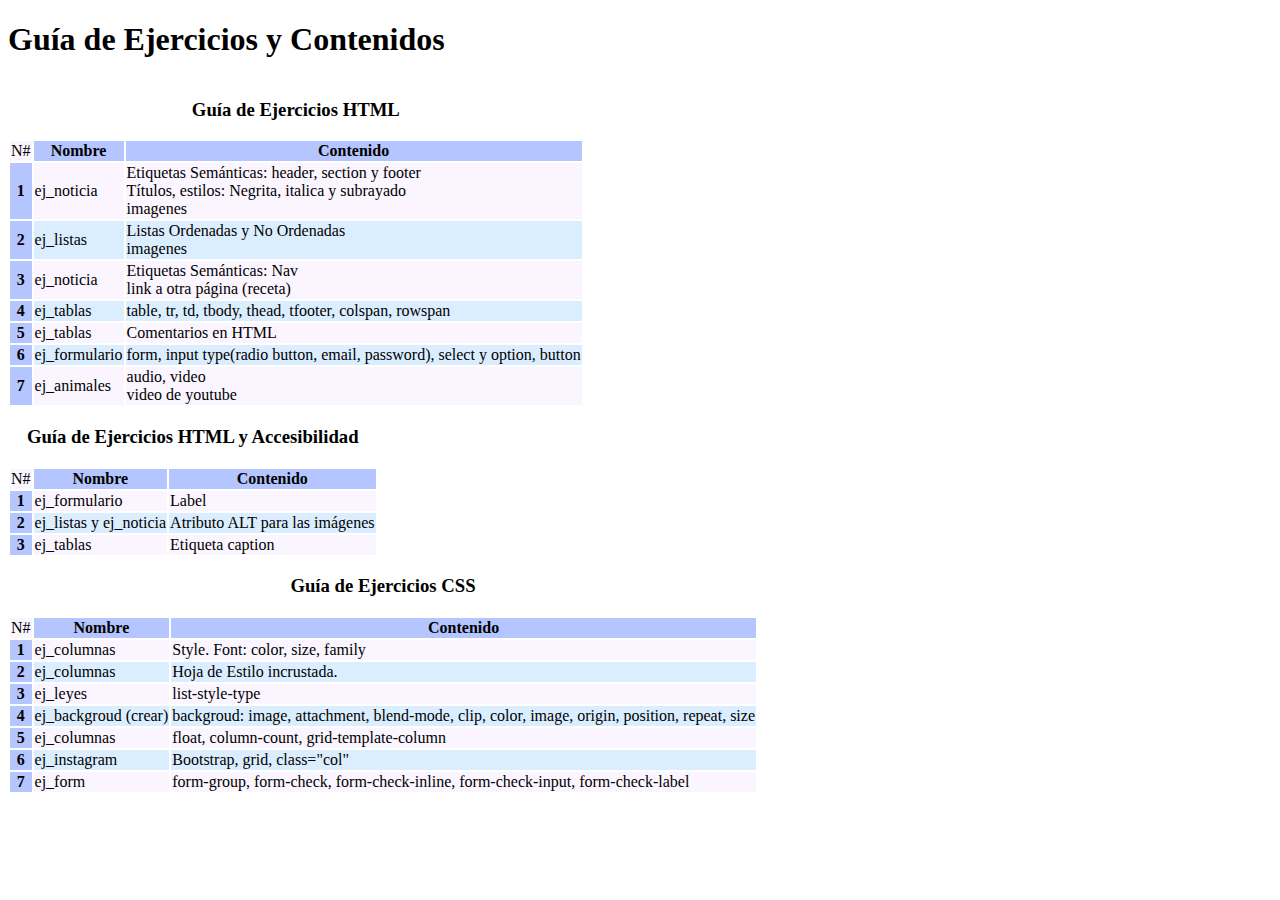
<file: index.html>
<!DOCTYPE html>
<html lang="es">
<head>
    <meta charset="UTF-8">
    <title>Guía de Ejercicios y Contenidos</title>
    <style>
        body{font-family: Calibri; align-self: center}
        table th {background-color: #b4c5ff; }

        table tr:nth-child(odd) {background-color: #faf5ff;}

        table tr:nth-child(even) {background-color: #dbeeff;}
    </style>
</head>
<body>
<h1>Guía de Ejercicios y Contenidos</h1>
<table>
    <caption><h3>Guía de Ejercicios HTML</h3></caption>
    <thead>
    <tr>
        <td>N#</td>
        <th>Nombre</th>
        <th>Contenido</th>
    </tr>
    </thead>
    <tbody>
    <tr>
        <th>1</th>
        <td>ej_noticia</td>
        <td>Etiquetas Semánticas: header, section y footer
            <br> Títulos, estilos: Negrita, italica y subrayado <br> imagenes </td>
    </tr>
    <tr>
        <th>2</th>
        <td>ej_listas</td>
        <td>Listas Ordenadas y No Ordenadas <br> imagenes</td>
    </tr>
    <tr>
        <th>3</th>
        <td>ej_noticia</td>
        <td>Etiquetas Semánticas: Nav <br> link a otra página (receta)</td>
    </tr>
    <tr>
        <th>4</th>
        <td>ej_tablas</td>
        <td>table, tr, td, tbody, thead, tfooter, colspan, rowspan</td>
    </tr>
    <tr>
        <th>5</th>
        <td>ej_tablas</td>
        <td>Comentarios en HTML</td>
    </tr>
    <tr>
        <th>6</th>
        <td>ej_formulario</td>
        <td>form, input type(radio button, email, password), select y option, button</td>
    </tr>

    <tr>
        <th>7</th>
        <td>ej_animales</td>
        <td>audio, video <br>
        video de youtube</td>
    </tr>
    </tbody>
</table>

<table>
    <caption><h3>Guía de Ejercicios HTML y Accesibilidad</h3></caption>
    <thead>
    <tr>
        <td>N#</td>
        <th>Nombre</th>
        <th>Contenido</th>
    </tr>
    </thead>
    <tbody>
    <tr>
        <th>1</th>
        <td>ej_formulario</td>
        <td>Label</td>
    </tr>
    <tr>
        <th>2</th>
        <td>ej_listas y ej_noticia</td>
        <td>Atributo ALT para las imágenes</td>
    </tr>
    <tr>
        <th>3</th>
        <td>ej_tablas</td>
        <td>Etiqueta caption</td>
    </tr>
    </tbody>
</table>

<table>
    <caption><h3>Guía de Ejercicios CSS</h3></caption>
    <thead>
    <tr>
        <td>N#</td>
        <th>Nombre</th>
        <th>Contenido</th>
    </tr>
    </thead>
    <tbody>
    <tr>
        <th>1</th>
        <td>ej_columnas</td>
        <td>Style. Font: color, size, family</td>
    </tr>
    <tr>
        <th>2</th>
        <td>ej_columnas</td>
        <td>Hoja de Estilo incrustada.</td>
    </tr>
    <tr>
        <th>3</th>
        <td>ej_leyes</td>
        <td>list-style-type</td>
    </tr>
    <tr>
        <th>4</th>
        <td>ej_backgroud (crear)</td>
        <td>backgroud: image, attachment, blend-mode, clip, color, image, origin, position, repeat, size</td>
    </tr>
    <tr>
        <th>5</th>
        <td>ej_columnas</td>
        <td>float, column-count, grid-template-column</td>
    </tr>
    <tr>
        <th>6</th>
        <td>ej_instagram</td>
        <td>Bootstrap, grid, class="col"</td>
    </tr>

    <tr>
        <th>7</th>
        <td>ej_form</td>
        <td>form-group, form-check, form-check-inline, form-check-input, form-check-label</td>
    </tr>
    </tbody>
</table>
</body>
</html>
</file>
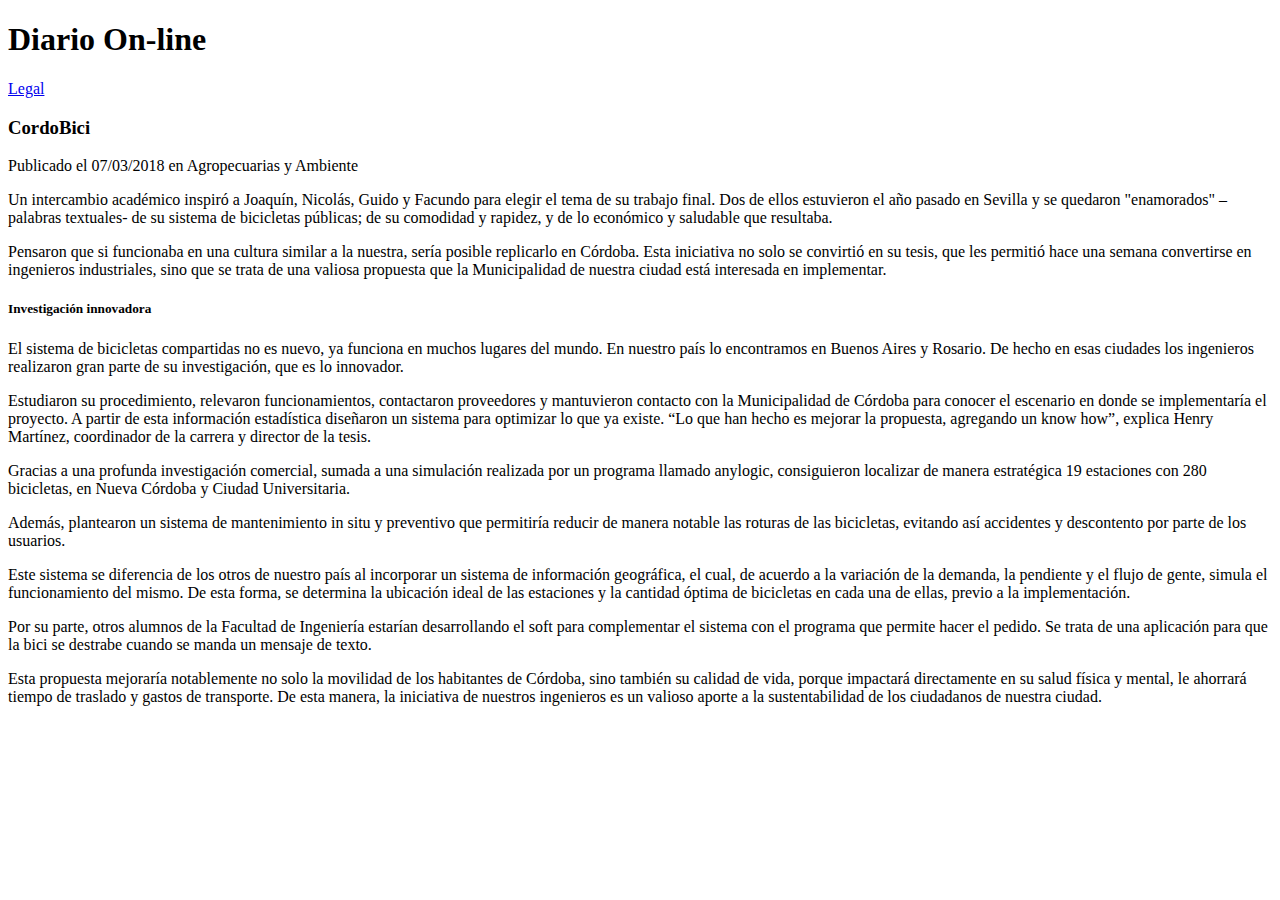
<file: Ejercicios-CSS/ej_columnas.html>
<!DOCTYPE html>
<html lang="es">
<head>
    <meta charset="UTF-8">
    <title>Ejercicio Columnas</title>
</head>
<body>
<!--Cree los estilos CSS necesarios para que el texto se visualice en 2 columnas-->
<header>
    <h1 id="tituloPrincipal">Diario On-line</h1>
</header>
<a href="ej_leyes.html" target="_blank">Legal</a>
<section>
    <h3 class="tituloNoticia">CordoBici</h3>
    Publicado el 07/03/2018 en Agropecuarias y Ambiente
    <article>
        <div>
            <p>
                Un intercambio académico inspiró a Joaquín, Nicolás, Guido y Facundo para elegir el tema de su trabajo final.
                Dos de ellos estuvieron el año pasado en Sevilla y se quedaron "enamorados" –palabras textuales- de su
                sistema de bicicletas públicas; de su comodidad y rapidez, y de lo económico y saludable que resultaba.
            </p>

            <p>
                Pensaron que si funcionaba en una cultura similar a la nuestra, sería posible replicarlo en Córdoba.
                Esta iniciativa no solo se convirtió en su tesis, que les permitió hace una semana convertirse en ingenieros
                industriales, sino que se trata de una valiosa propuesta que la Municipalidad de nuestra ciudad está
                interesada en implementar.
            </p>

            <h5 class="tituloNoticia">Investigación innovadora</h5>

            <p>
                El sistema de bicicletas compartidas no es nuevo, ya funciona en muchos lugares del mundo. En nuestro país
                lo encontramos en Buenos Aires y Rosario. De hecho en esas ciudades los ingenieros realizaron gran parte de
                su investigación, que es lo innovador.
            </p>

            <p>
                Estudiaron su procedimiento, relevaron funcionamientos, contactaron proveedores y mantuvieron contacto con
                la Municipalidad de Córdoba para conocer el escenario en donde se implementaría el proyecto.  A partir de
                esta información estadística diseñaron un sistema para optimizar lo que ya existe. “Lo que han hecho es
                mejorar la propuesta, agregando un know how”, explica Henry Martínez, coordinador de la carrera y director
                de la tesis.
            </p>
        </div>
        <div class="grid-item">
            <p>
                Gracias a una profunda investigación comercial, sumada a una simulación realizada por un programa llamado
                anylogic, consiguieron localizar de manera estratégica 19 estaciones con 280 bicicletas, en Nueva Córdoba y
                Ciudad Universitaria.
            </p>

            <p>
                Además, plantearon un sistema de mantenimiento in situ y preventivo que permitiría reducir de manera notable
                las roturas de las bicicletas, evitando así accidentes y descontento por parte de los usuarios.
            </p>

            <p>
                Este sistema se diferencia de los otros de nuestro país al incorporar un sistema de información geográfica,
                el cual, de acuerdo a la variación de la demanda, la pendiente y el flujo de gente, simula el funcionamiento
                del mismo. De esta forma, se determina la ubicación ideal de las estaciones y la cantidad óptima de
                bicicletas en cada una de ellas, previo a la implementación.
            </p>

            <p>
                Por su parte, otros alumnos de la Facultad de Ingeniería estarían desarrollando el soft para complementar
                el sistema con el programa que permite hacer el pedido.  Se trata de una aplicación para que la bici se
                destrabe cuando se manda un mensaje de texto.
            </p>

            <p>
                Esta propuesta mejoraría notablemente no solo la movilidad de los habitantes de Córdoba, sino también su
                calidad de vida, porque impactará directamente en su salud física y mental, le ahorrará tiempo de traslado
                y gastos de transporte. De esta manera, la iniciativa de nuestros ingenieros es un valioso aporte a la
                sustentabilidad de los ciudadanos de nuestra ciudad.
            </p>
        </div>
    </article>
</section>

</body>
</html>
</file>
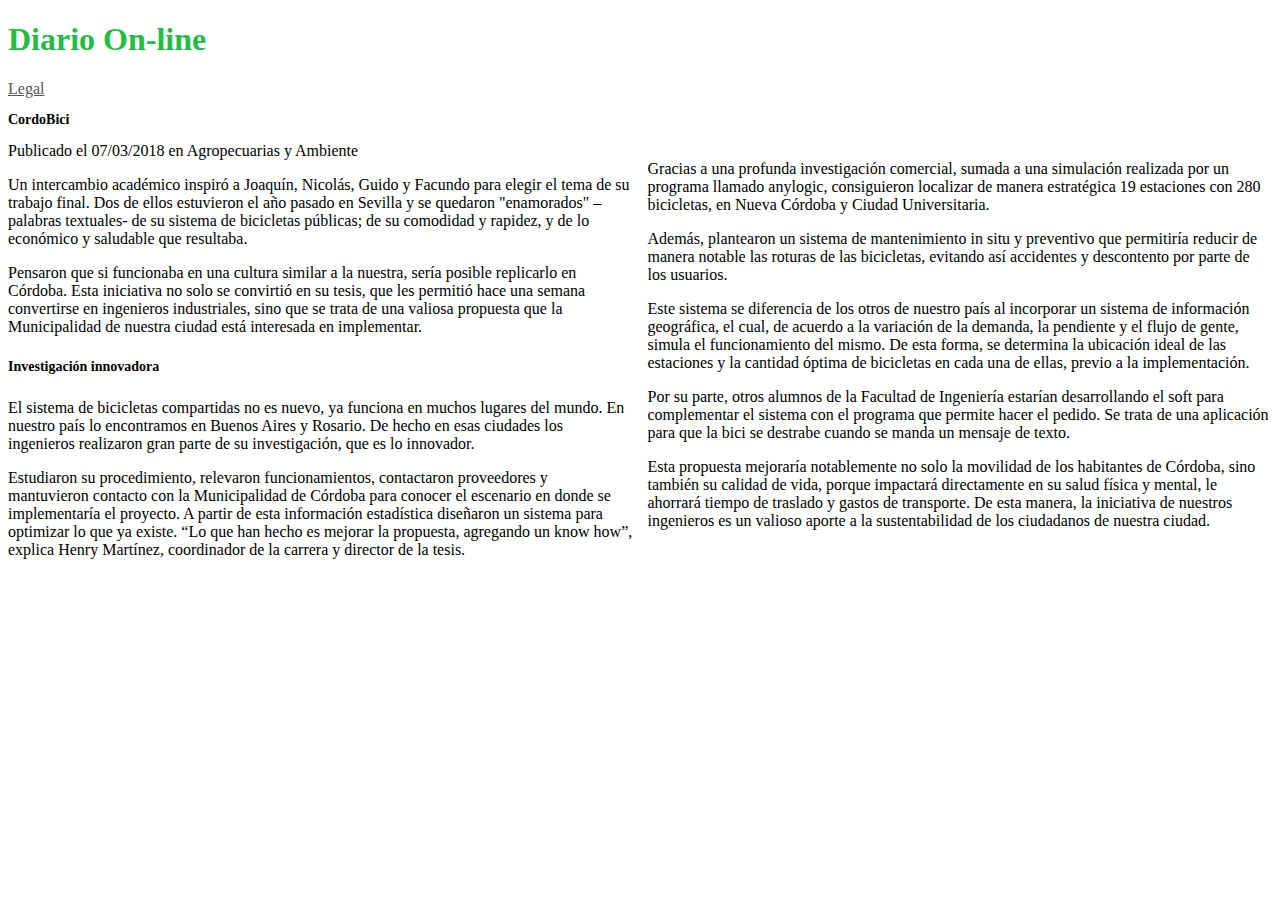
<file: Ejercicios-CSS/ej_columnas2.html>
<!DOCTYPE html>
<html lang="es">
<head>
    <meta charset="UTF-8">
    <title>Ejercicio Columnas</title>
    <style>
        #tituloPrincipal{
            color: #23bd44;
        }
        .tituloNoticia{
            font-size: 14px;
        }
        body{
            font-family: Tahoma, SansSerif;
        }
        a:link, a:visited{
            color: #555555;
        }
        a:hover{
            font-size: 1.4em;
        }
        a:active{
            font-weight: bold;
        }
        article{
            column-count: 2;
            column-gap: 15px;
        }
    </style>
</head>
<body>
<!--Cree los estilos CSS necesarios para que el texto se visualice en 2 columnas-->
<header>
    <h1 id="tituloPrincipal">Diario On-line</h1>
</header>
<a href="ej_leyes.html" target="_blank">Legal</a>
<section>
    <h3 class="tituloNoticia" >CordoBici</h3>
    Publicado el 07/03/2018 en Agropecuarias y Ambiente
    <article>
        <div>
            <p>
                Un intercambio académico inspiró a Joaquín, Nicolás, Guido y Facundo para elegir el tema de su trabajo final.
                Dos de ellos estuvieron el año pasado en Sevilla y se quedaron "enamorados" –palabras textuales- de su
                sistema de bicicletas públicas; de su comodidad y rapidez, y de lo económico y saludable que resultaba.
            </p>

            <p>
                Pensaron que si funcionaba en una cultura similar a la nuestra, sería posible replicarlo en Córdoba.
                Esta iniciativa no solo se convirtió en su tesis, que les permitió hace una semana convertirse en ingenieros
                industriales, sino que se trata de una valiosa propuesta que la Municipalidad de nuestra ciudad está
                interesada en implementar.
            </p>

            <h5 class="tituloNoticia">Investigación innovadora</h5>

            <p>
                El sistema de bicicletas compartidas no es nuevo, ya funciona en muchos lugares del mundo. En nuestro país
                lo encontramos en Buenos Aires y Rosario. De hecho en esas ciudades los ingenieros realizaron gran parte de
                su investigación, que es lo innovador.
            </p>

            <p>
                Estudiaron su procedimiento, relevaron funcionamientos, contactaron proveedores y mantuvieron contacto con
                la Municipalidad de Córdoba para conocer el escenario en donde se implementaría el proyecto.  A partir de
                esta información estadística diseñaron un sistema para optimizar lo que ya existe. “Lo que han hecho es
                mejorar la propuesta, agregando un know how”, explica Henry Martínez, coordinador de la carrera y director
                de la tesis.
            </p>
        </div>
        <div class="grid-item">
            <p>
                Gracias a una profunda investigación comercial, sumada a una simulación realizada por un programa llamado
                anylogic, consiguieron localizar de manera estratégica 19 estaciones con 280 bicicletas, en Nueva Córdoba y
                Ciudad Universitaria.
            </p>

            <p>
                Además, plantearon un sistema de mantenimiento in situ y preventivo que permitiría reducir de manera notable
                las roturas de las bicicletas, evitando así accidentes y descontento por parte de los usuarios.
            </p>

            <p>
                Este sistema se diferencia de los otros de nuestro país al incorporar un sistema de información geográfica,
                el cual, de acuerdo a la variación de la demanda, la pendiente y el flujo de gente, simula el funcionamiento
                del mismo. De esta forma, se determina la ubicación ideal de las estaciones y la cantidad óptima de
                bicicletas en cada una de ellas, previo a la implementación.
            </p>

            <p>
                Por su parte, otros alumnos de la Facultad de Ingeniería estarían desarrollando el soft para complementar
                el sistema con el programa que permite hacer el pedido.  Se trata de una aplicación para que la bici se
                destrabe cuando se manda un mensaje de texto.
            </p>

            <p>
                Esta propuesta mejoraría notablemente no solo la movilidad de los habitantes de Córdoba, sino también su
                calidad de vida, porque impactará directamente en su salud física y mental, le ahorrará tiempo de traslado
                y gastos de transporte. De esta manera, la iniciativa de nuestros ingenieros es un valioso aporte a la
                sustentabilidad de los ciudadanos de nuestra ciudad.
            </p>
        </div>
    </article>
</section>

</body>
</html>
</file>
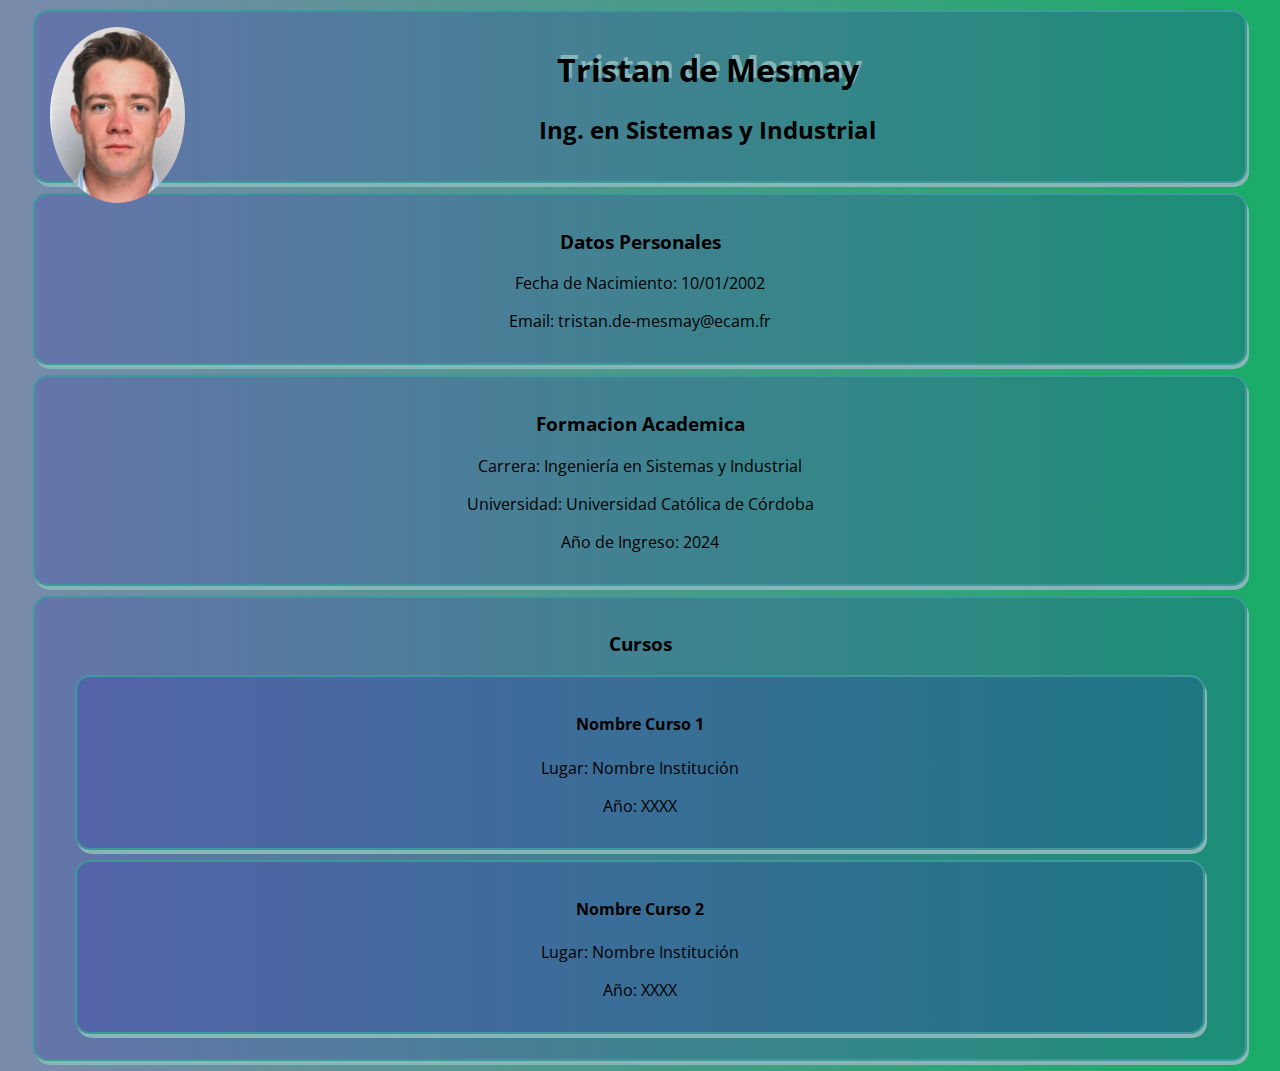
<file: Ejercicios-CSS/ej_cv.html>
<!DOCTYPE html>
<html lang="es">
<head>
    <link rel="preconnect" href="https://fonts.googleapis.com">
    <link rel="preconnect" href="https://fonts.gstatic.com" crossorigin>
    <link href="https://fonts.googleapis.com/css2?family=Open+Sans:ital,wght@0,300..800;1,300..800&display=swap" rel="stylesheet">
    <meta charset="UTF-8">
    <title>CV Nombre Apellido</title>
    <link rel="stylesheet" href="estilos.css" type="text/css">
</head>
<body class="cvPrincipal">

<div>
    <img src="imagenes/yo.jpg">
    <h1 id="nombrePersona">Tristan de Mesmay</h1>
    <h2>Ing. en Sistemas y Industrial</h2>
</div>

<div>
    <h3>Datos Personales</h3>
    <p><span>Fecha de Nacimiento:</span> 10/01/2002</p>
    <p><span>Email:</span> tristan.de-mesmay@ecam.fr</p>
</div>

<div>
    <h3>Formacion Academica</h3>
    <p><span>Carrera:</span> Ingeniería en Sistemas y Industrial</p>
    <p><span>Universidad:</span> Universidad Católica de Córdoba</p>
    <p><span>Año de Ingreso:</span> 2024</p>
</div>

<div>
    <h3>Cursos</h3>

    <div>
        <h4>Nombre Curso 1</h4>
        <p><span>Lugar:</span> Nombre Institución</p>
        <p><span>Año:</span> XXXX </p>
    </div>

    <div>
        <h4>Nombre Curso 2</h4>
        <p><span>Lugar:</span> Nombre Institución</p>
        <p><span>Año:</span> XXXX </p>
    </div>
</div>

</body>
</html>
</file>
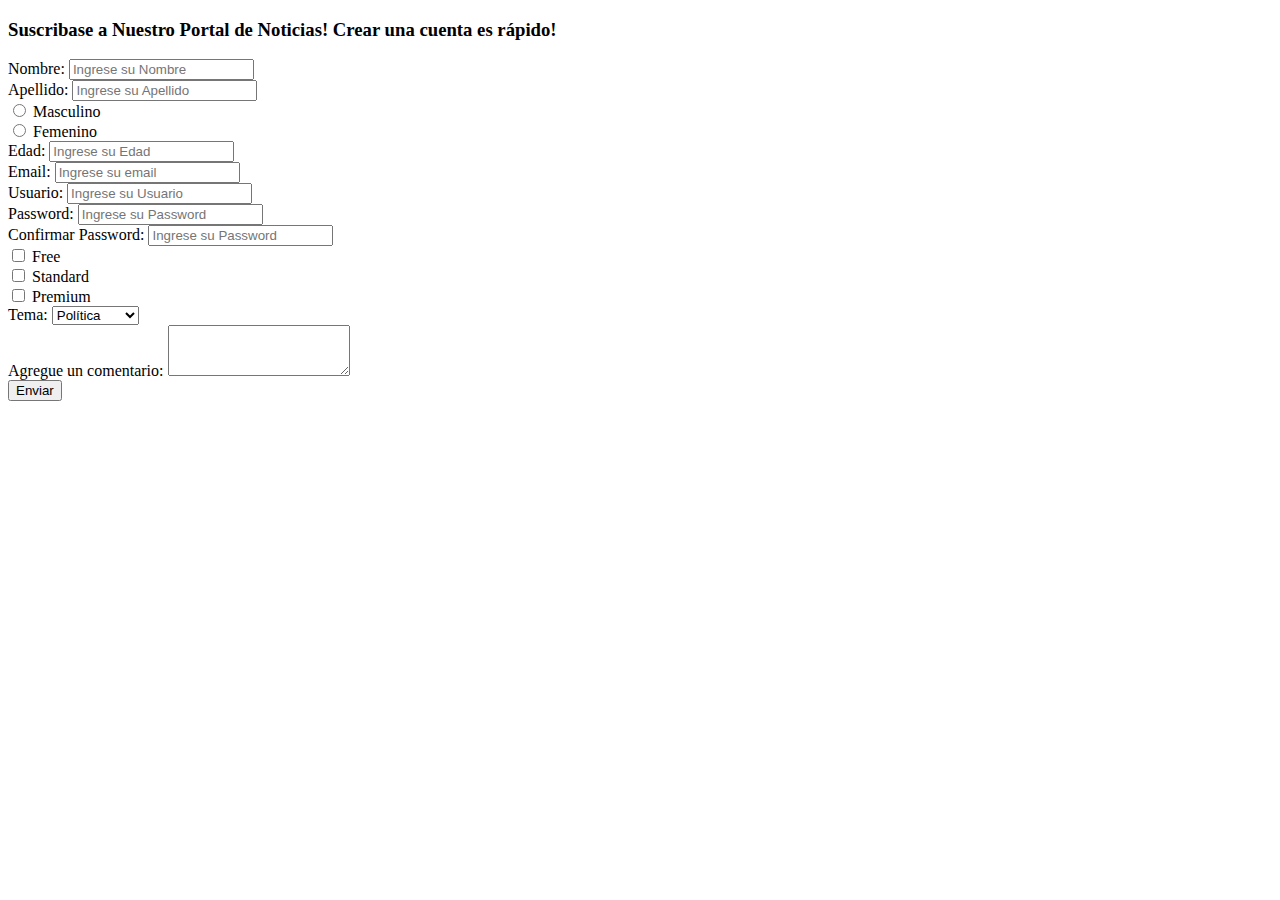
<file: Ejercicios-CSS/ej_formulario.html>
<!DOCTYPE html>
<html lang="es">
<head>
    <meta charset="UTF-8">
    <title>Ejercicio Formulario</title>
    <link rel="stylesheet" href="https://stackpath.bootstrapcdn.com/bootstrap/4.1.3/css/bootstrap.min.css" integrity="sha384-MCw98/SFnGE8fJT3GXwEOngsV7Zt27NXFoaoApmYm81iuXoPkFOJwJ8ERdknLPMO" crossorigin="anonymous">

    <script src="https://code.jquery.com/jquery-3.3.1.slim.min.js" integrity="sha384-q8i/X+965DzO0rT7abK41JStQIAqVgRVzpbzo5smXKp4YfRvH+8abtTE1Pi6jizo" crossorigin="anonymous"></script>
    <script src="https://cdnjs.cloudflare.com/ajax/libs/popper.js/1.14.3/umd/popper.min.js" integrity="sha384-ZMP7rVo3mIykV+2+9J3UJ46jBk0WLaUAdn689aCwoqbBJiSnjAK/l8WvCWPIPm49" crossorigin="anonymous"></script>
    <script src="https://stackpath.bootstrapcdn.com/bootstrap/4.1.3/js/bootstrap.min.js" integrity="sha384-ChfqqxuZUCnJSK3+MXmPNIyE6ZbWh2IMqE241rYiqJxyMiZ6OW/JmZQ5stwEULTy" crossorigin="anonymous"></script>

    <style>
        form{
            width: 70%;
        }
    </style>
</head>
<body>
<h3>Suscribase a Nuestro Portal de Noticias! Crear una cuenta es rápido!</h3>
<div>
    <form>
        <div class="form-group">
            <label for="input_nombre">Nombre:</label>
            <input type="text" class="form-control" id="input_nombre" aria-describedby="nombre" placeholder="Ingrese su Nombre">
        </div>
        <div class="form-group">
            <label for="input_apellido">Apellido:</label>
            <input type="text" class="form-control" id="input_apellido" aria-describedby="apellido" placeholder="Ingrese su Apellido">
        </div>

        <div class="form-check form-check-inline">
            <input class="form-check-input" type="radio" name="radioButton_sexo" id="sexoM" value="masculino">
            <label class="form-check-label" for="sexoM">Masculino</label>
        </div>
        <div class="form-check form-check-inline">
            <input class="form-check-input" type="radio" name="radioButton_sexo" id="sexoF" value="femenino">
            <label class="form-check-label" for="sexoF">Femenino</label>
        </div>

        <div class="form-group">
            <label for="input_edad">Edad:</label>
            <input type="text" class="form-control" id="input_edad" aria-describedby="edad" placeholder="Ingrese su Edad">
        </div>

        <div class="form-group">
            <label for="input_nombre">Email:</label>
            <input type="email" class="form-control" id="input_email" aria-describedby="email" placeholder="Ingrese su email">
        </div>

        <div class="form-group">
            <label for="input_usuario">Usuario:</label>
            <input type="text" class="form-control" id="input_usuario" aria-describedby="usuario" placeholder="Ingrese su Usuario">
        </div>
        <div class="form-group">
            <label for="input_password">Password:</label>
            <input type="password" class="form-control" id="input_password" aria-describedby="password" placeholder="Ingrese su Password">
        </div>
        <div class="form-group">
            <label for="input_conf-password">Confirmar Password:</label>
            <input type="password" class="form-control" id="input_conf-password" aria-describedby="confirmar password" placeholder="Ingrese su Password">
        </div>

        <div class="form-check form-check-inline">
            <input class="form-check-input" type="checkbox" id="chk_free" value="free">
            <label class="form-check-label" for="chk_free">Free</label>
        </div>
        <div class="form-check form-check-inline">
            <input class="form-check-input" type="checkbox" id="chk_standard" value="standard">
            <label class="form-check-label" for="chk_standard">Standard</label>
        </div>
        <div class="form-check form-check-inline">
            <input class="form-check-input" type="checkbox" id="chk_premium" value="premium">
            <label class="form-check-label" for="chk_premium">Premium</label>
        </div>

        <div class="form-group">
            <label class="my-1 mr-2" for="input_tema">Tema:</label>
            <select class="form-control" id="input_tema">
                <option>Política</option>
                <option>Negocios</option>
                <option>Tecnología</option>
                <option>Salud</option>
            </select>
        </div>

        <div class="form-group">
            <label for="textarea_comentario">Agregue un comentario:</label>
            <textarea class="form-control" id="textarea_comentario" rows="3"></textarea>
        </div>

        <button type="submit" class="btn btn-primary mb-2">Enviar</button>
    </form>
</div>
</body>
</html>
</file>
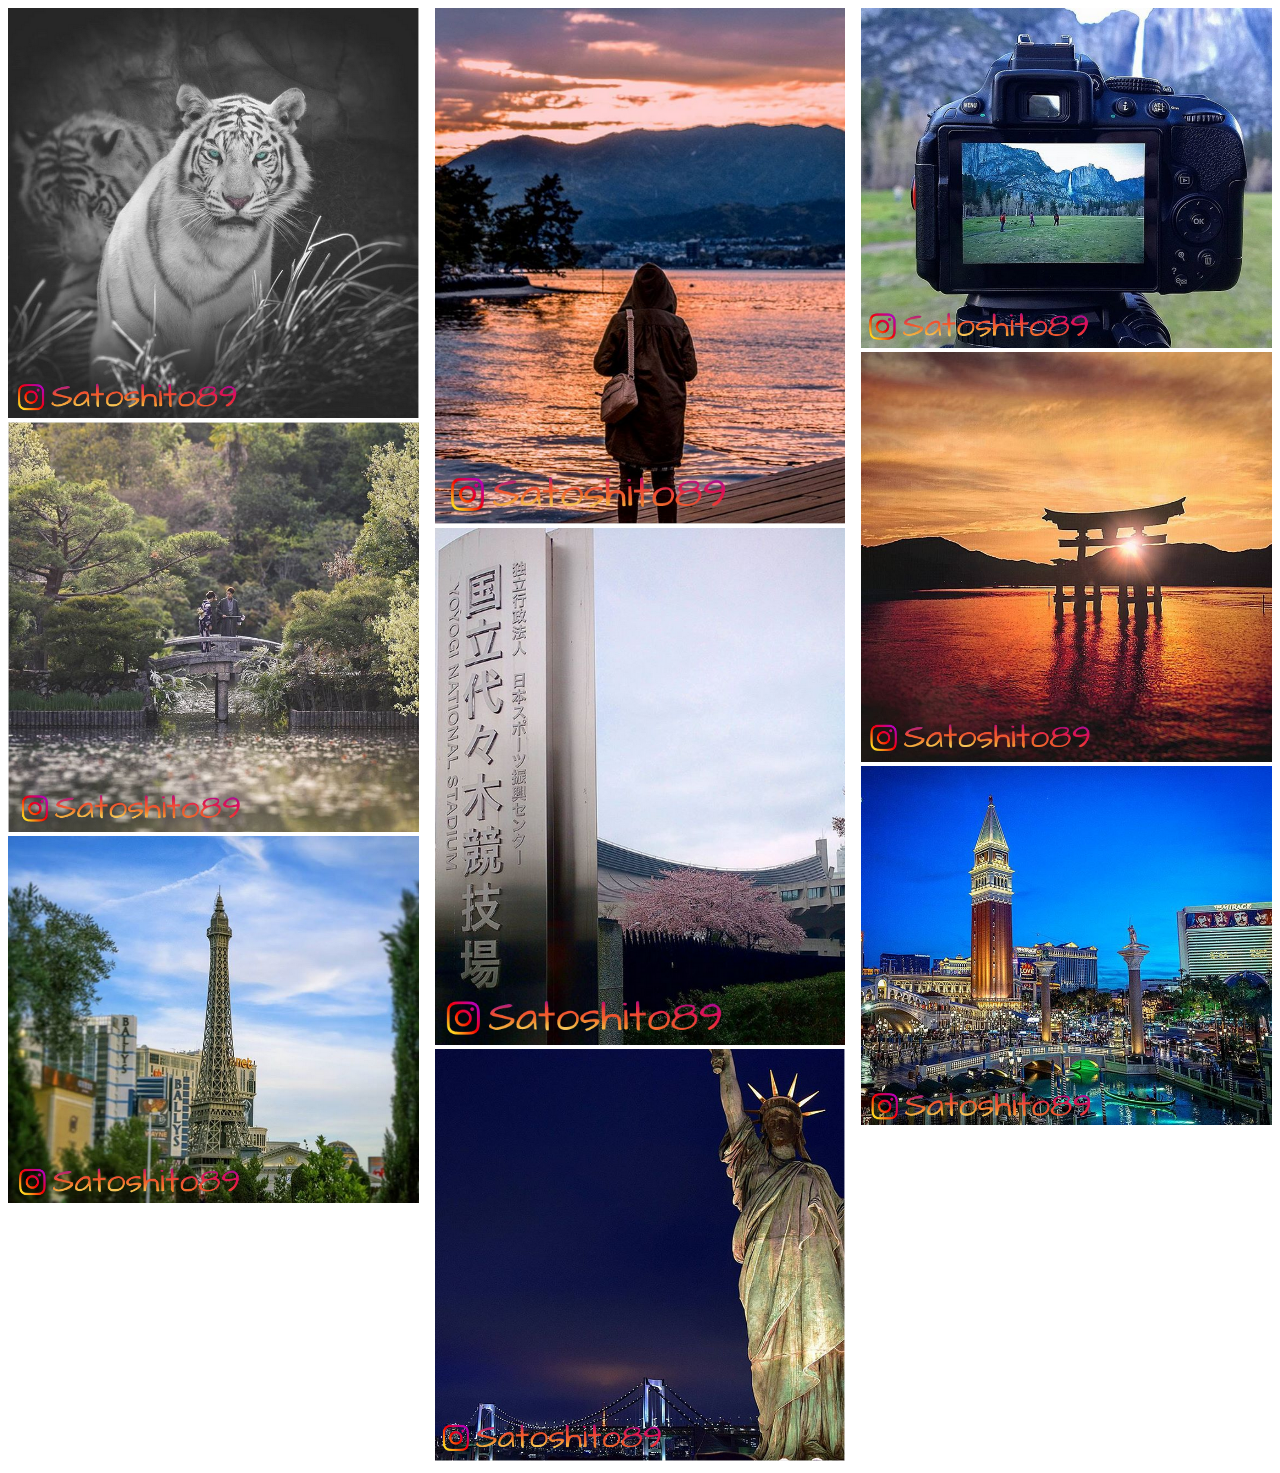
<file: Ejercicios-CSS/ej_instagram.html>
<!DOCTYPE html>
<html lang="en">
<head>
    <meta charset="UTF-8">
    <title>Instagram</title>
    <link href="https://cdn.jsdelivr.net/npm/bootstrap@5.2.0-beta1/dist/css/bootstrap.min.css" rel="stylesheet"
          integrity="sha384-0evHe/X+R7YkIZDRvuzKMRqM+OrBnVFBL6DOitfPri4tjfHxaWutUpFmBp4vmVor" crossorigin="anonymous">
    <script src="https://cdn.jsdelivr.net/npm/bootstrap@5.2.0-beta1/dist/js/bootstrap.bundle.min.js"
            integrity="sha384-pprn3073KE6tl6bjs2QrFaJGz5/SUsLqktiwsUTF55Jfv3qYSDhgCecCxMW52nD2"
            crossorigin="anonymous"></script>
    <style>
        body {
            img {
                width: 100%;
            }

            @media (width > 980px) {
                column-count: 3;
            }
            @media (width <= 980px) {
                column-count: 1;
            }
        }
    </style>
</head>
<body>

<div>
    <div>
        <img src="imagenes/satoshito89_01.png">
    </div>
    <div>
        <img src="imagenes/satoshito89_02.png">
    </div>
    <div>
        <img src="imagenes/satoshito89_03.png">
    </div>
</div>

<div>
    <div>
        <img src="imagenes/satoshito89_04.png">
    </div>
    <div>
        <img src="imagenes/satoshito89_05.png">
    </div>
    <div>
        <img src="imagenes/satoshito89_06.png">
    </div>
</div>

<div>
    <div>
        <img src="imagenes/satoshito89_07.png">
    </div>
    <div>
        <img src="imagenes/satoshito89_08.png">
    </div>
    <div>
        <img src="imagenes/satoshito89_09.png">
    </div>
</div>
</body>
</html>
</file>
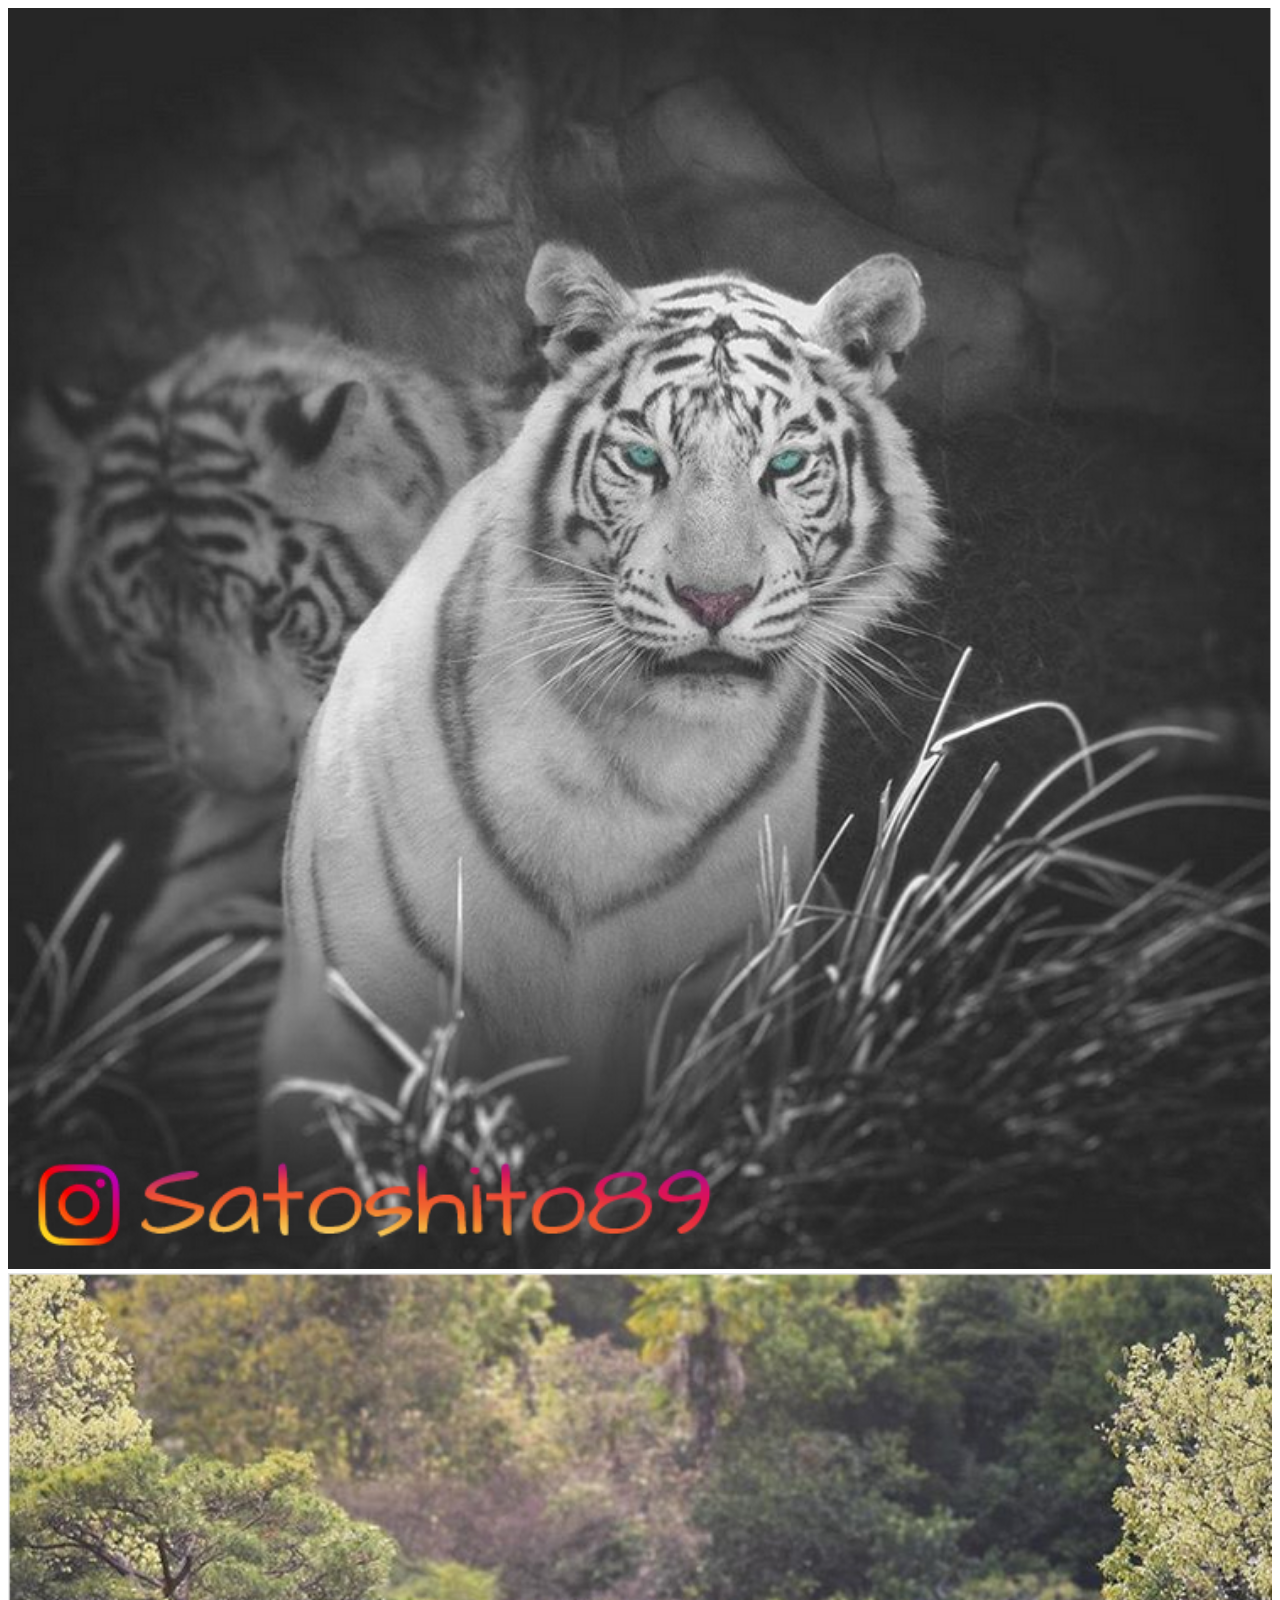
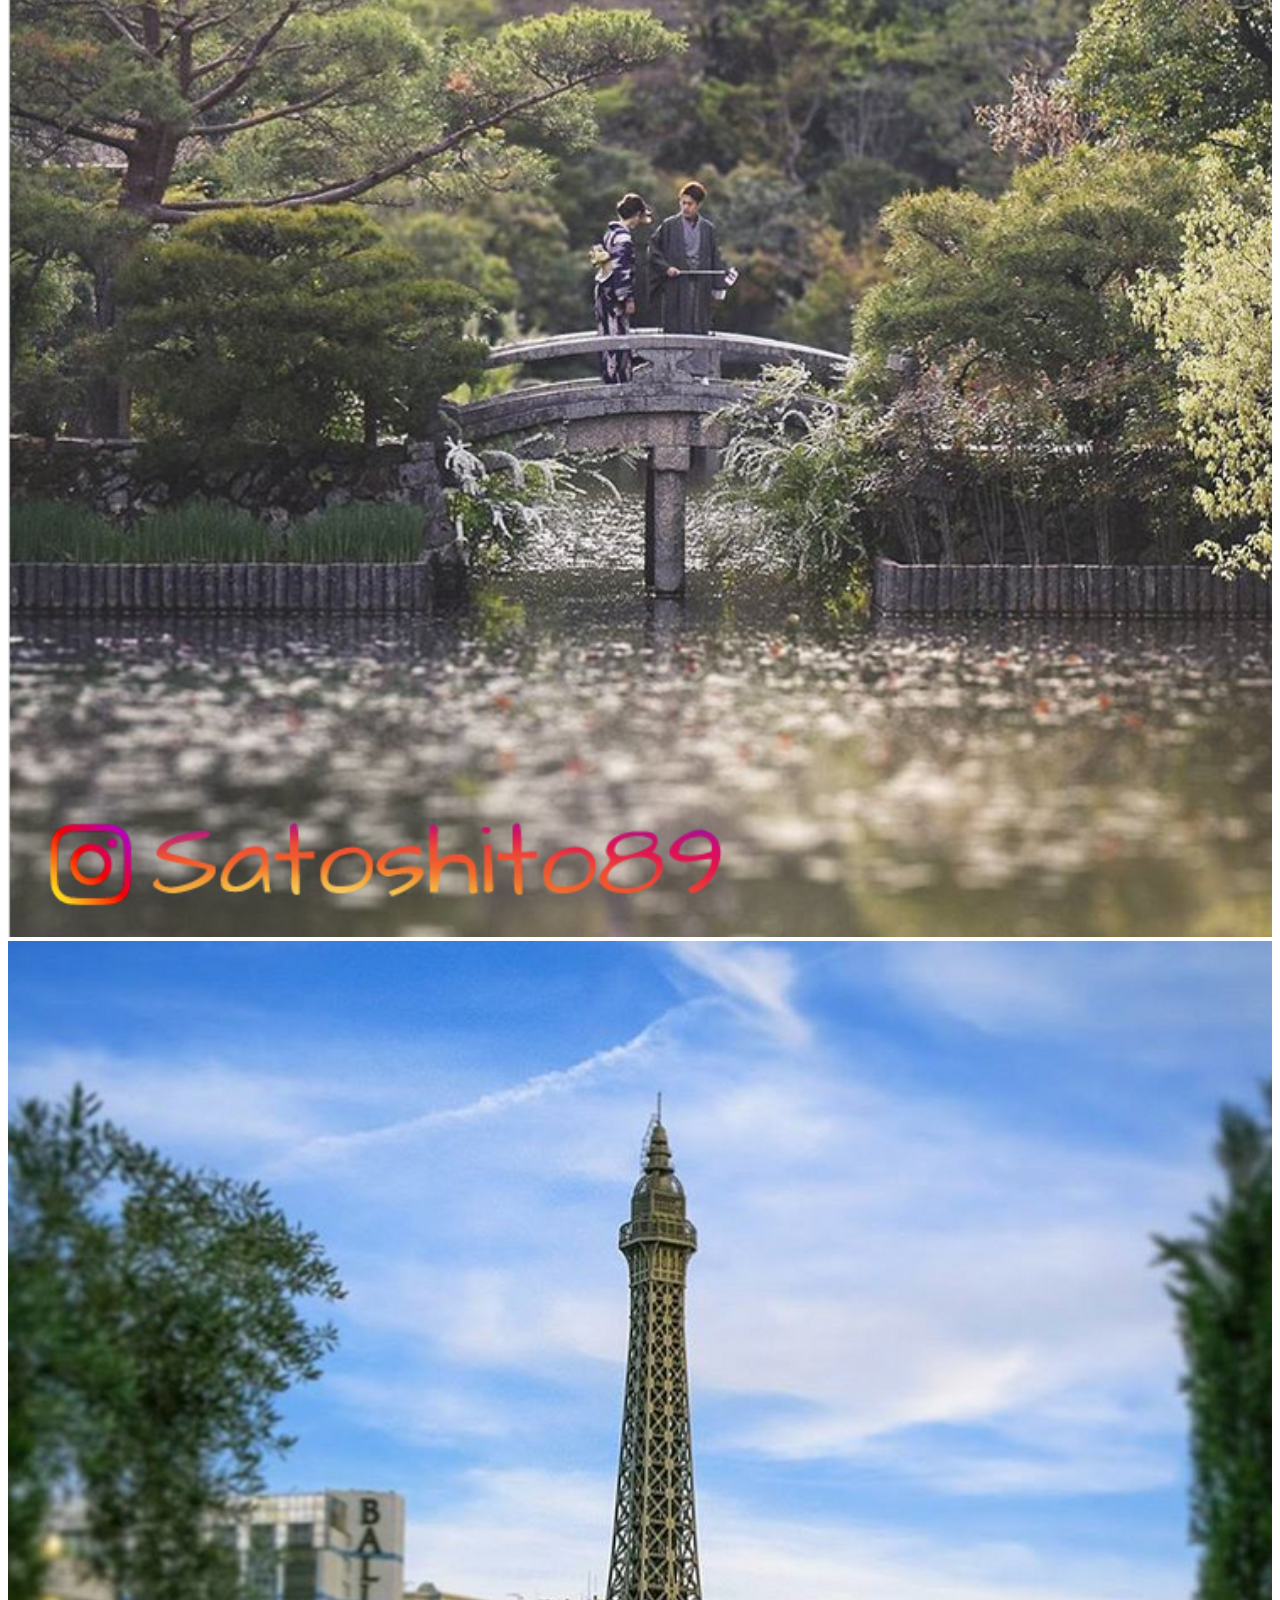
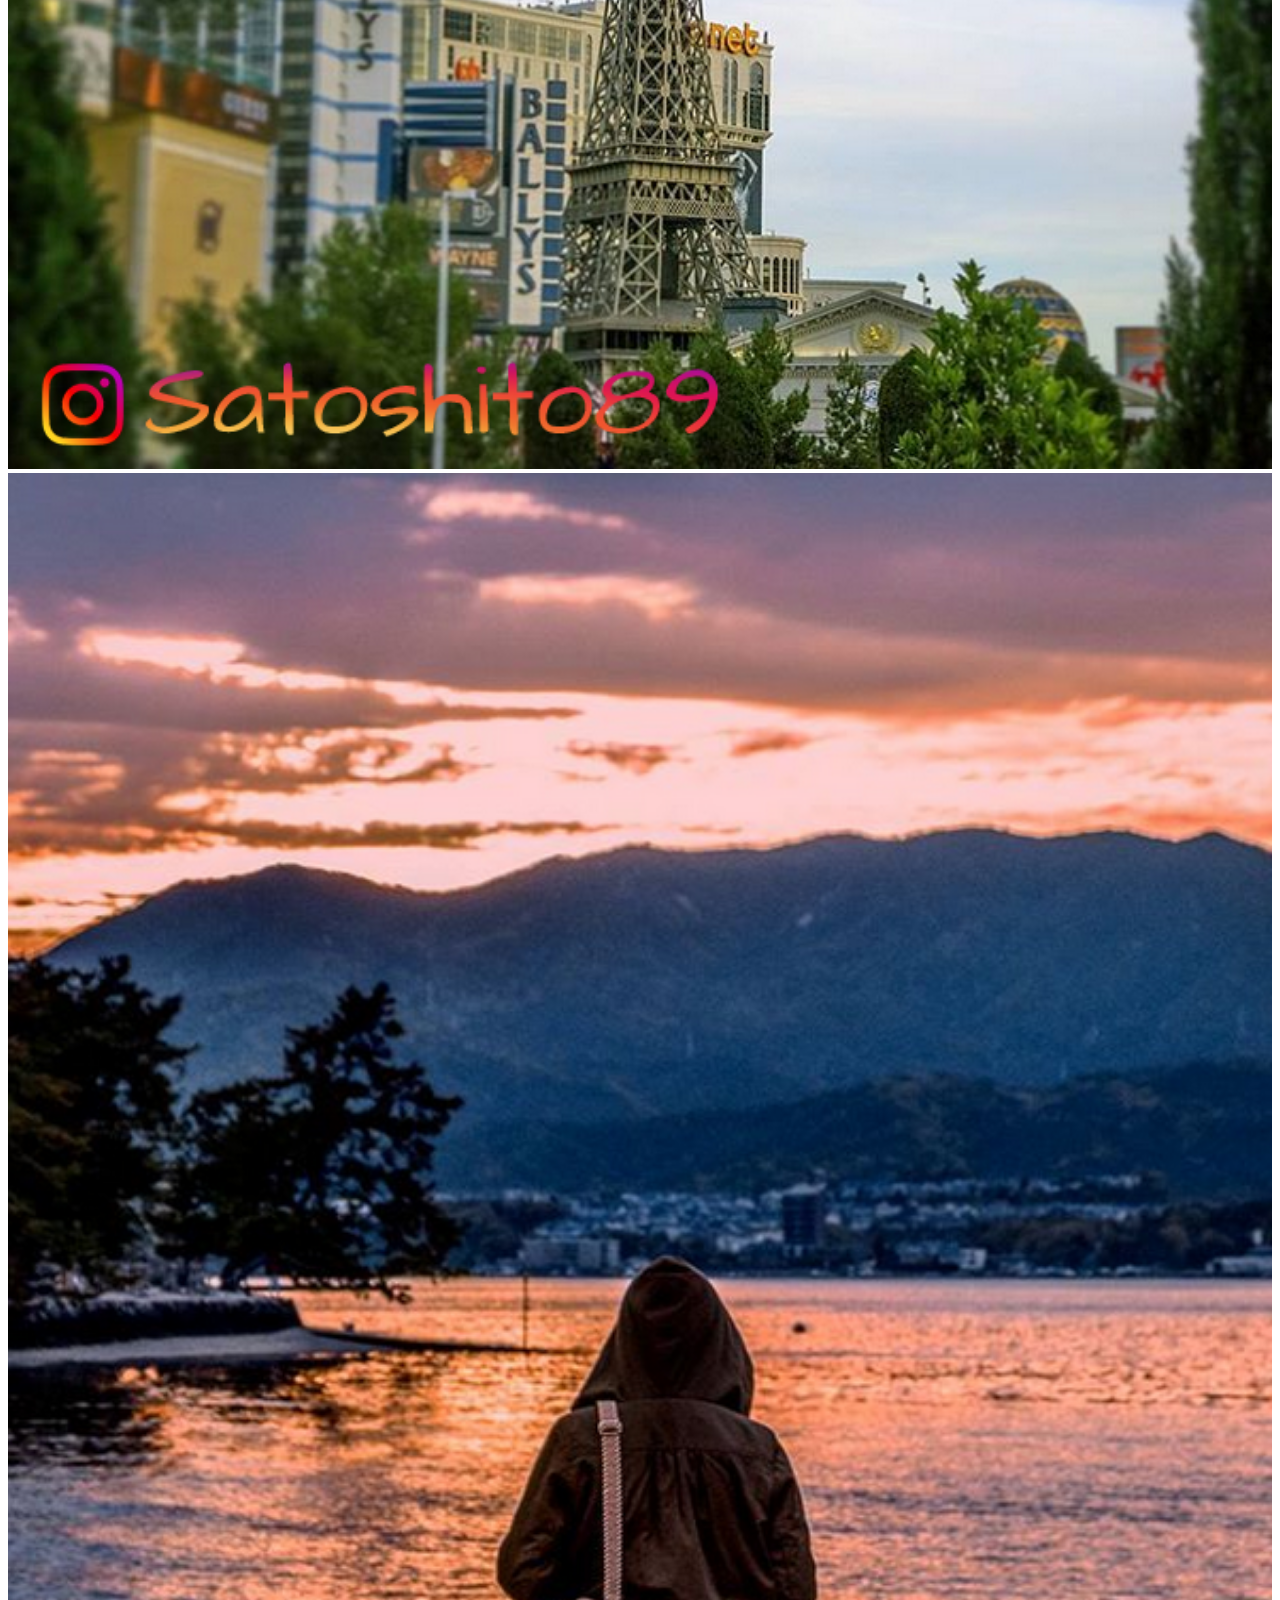
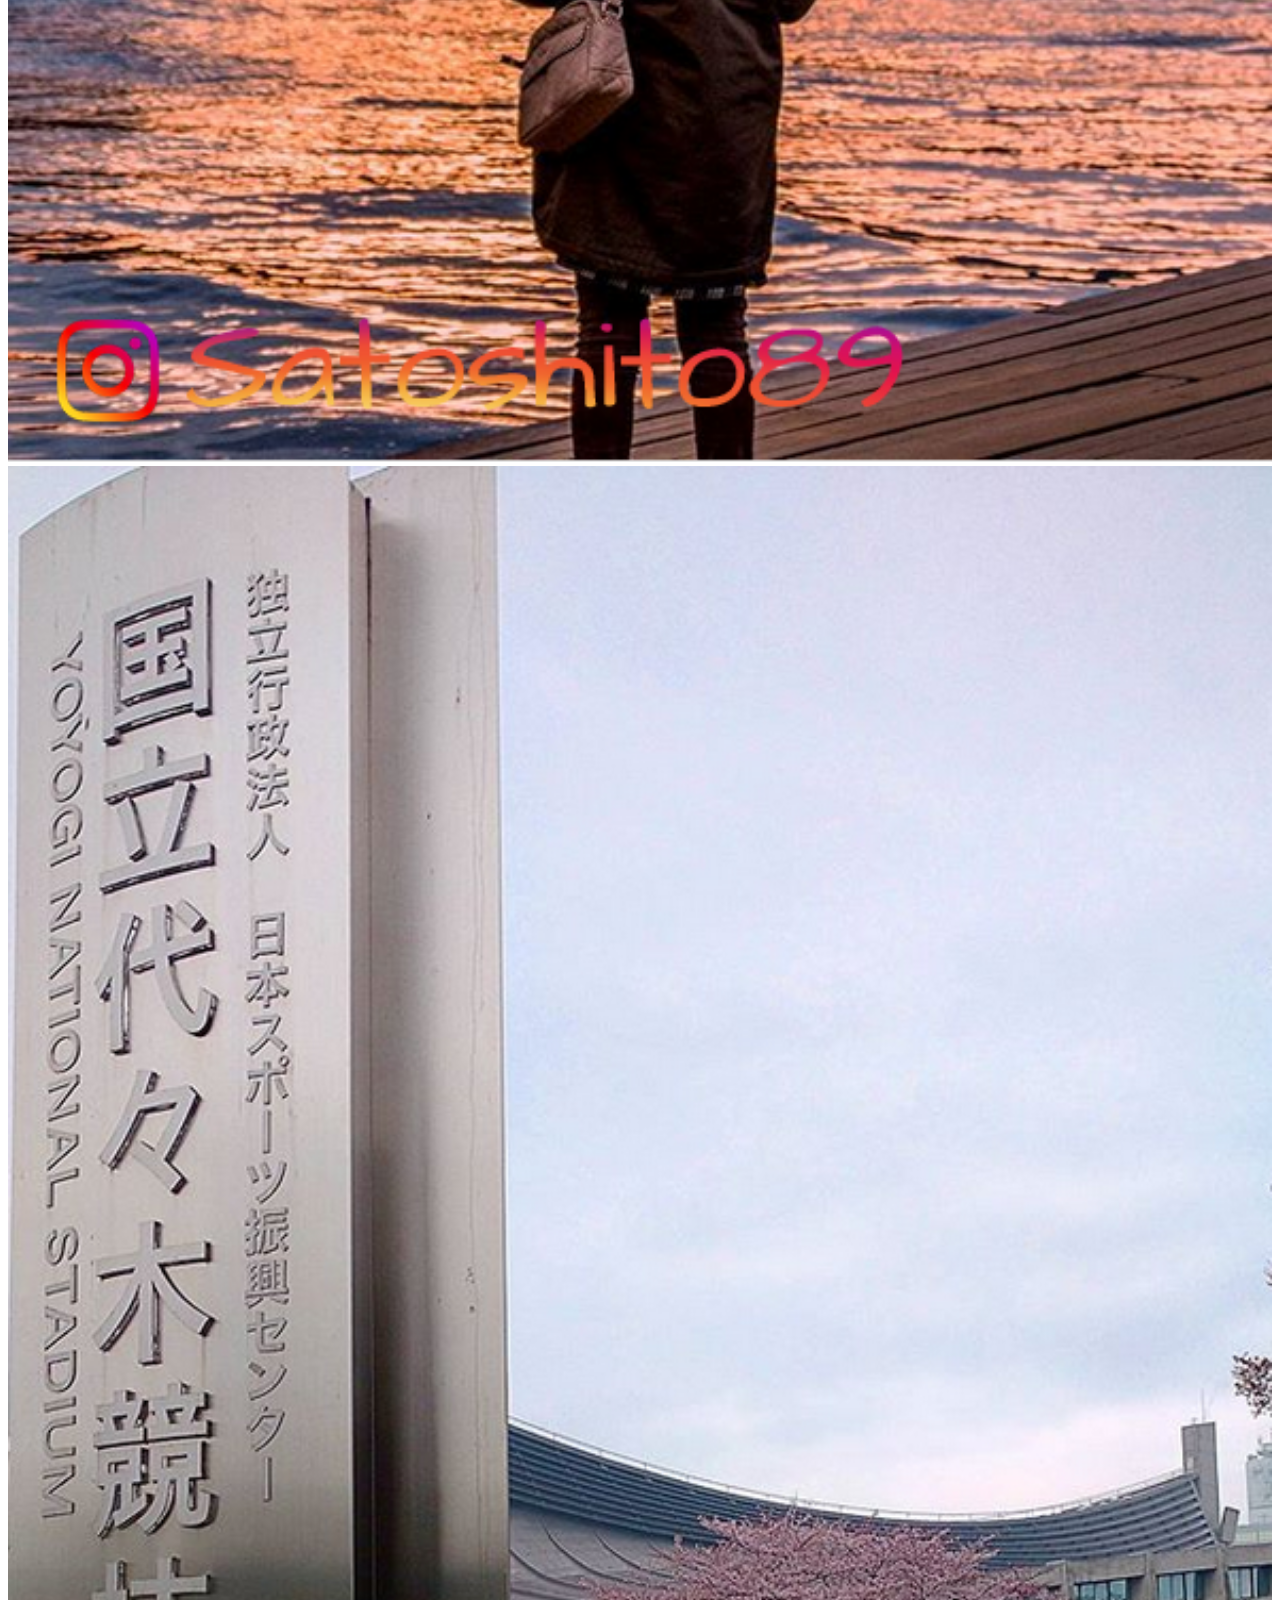
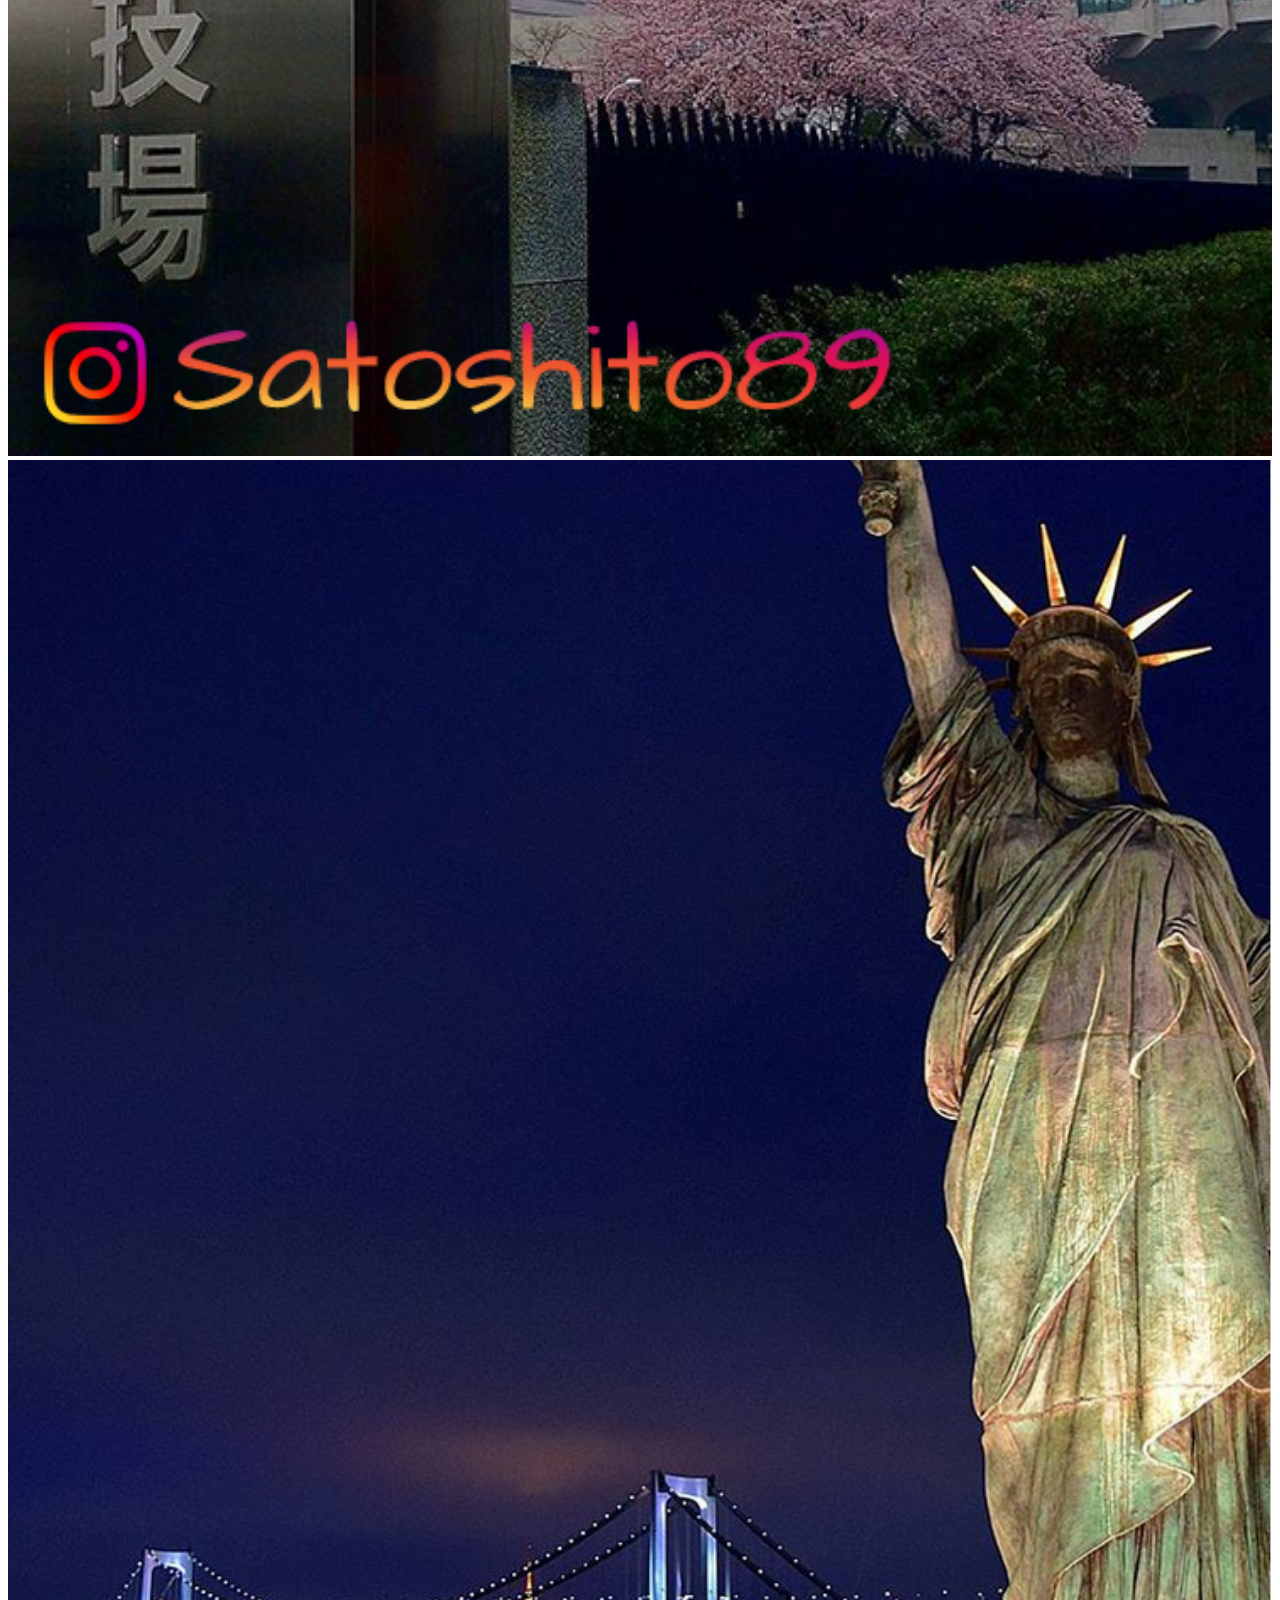
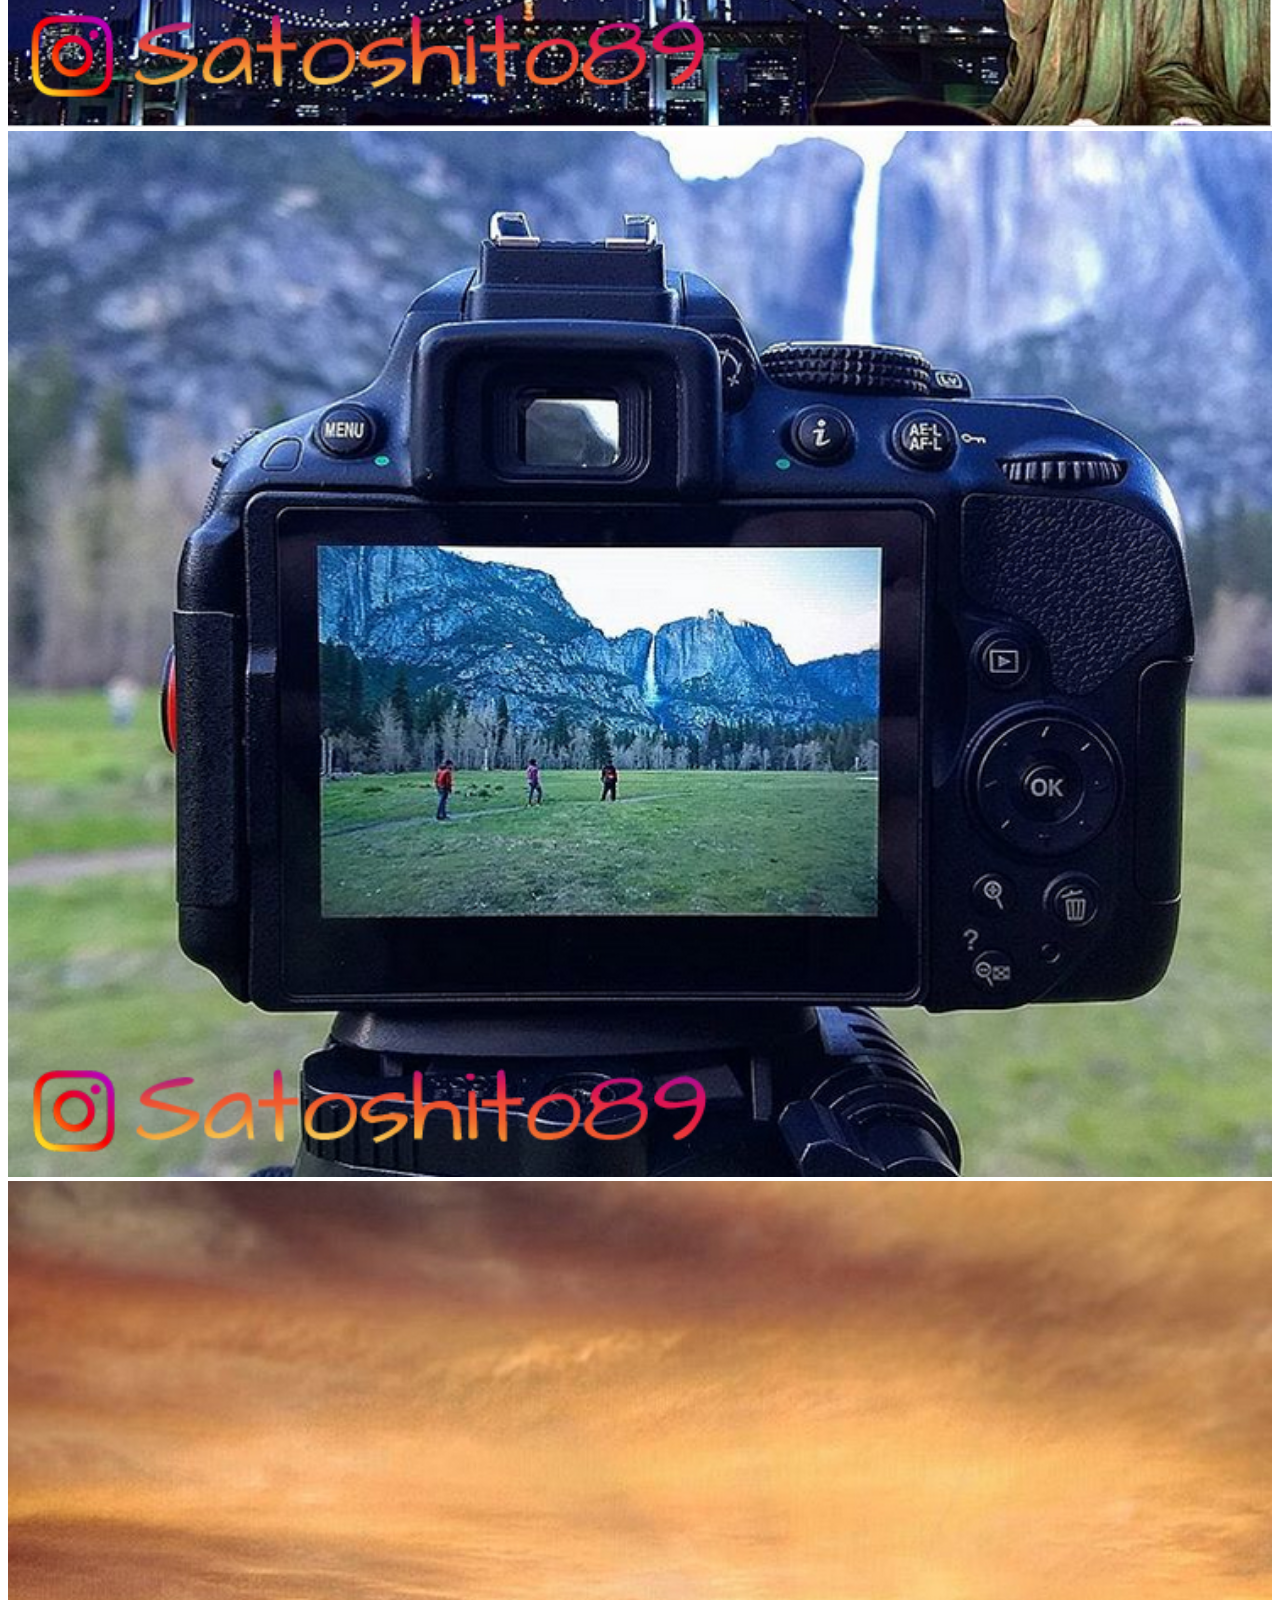
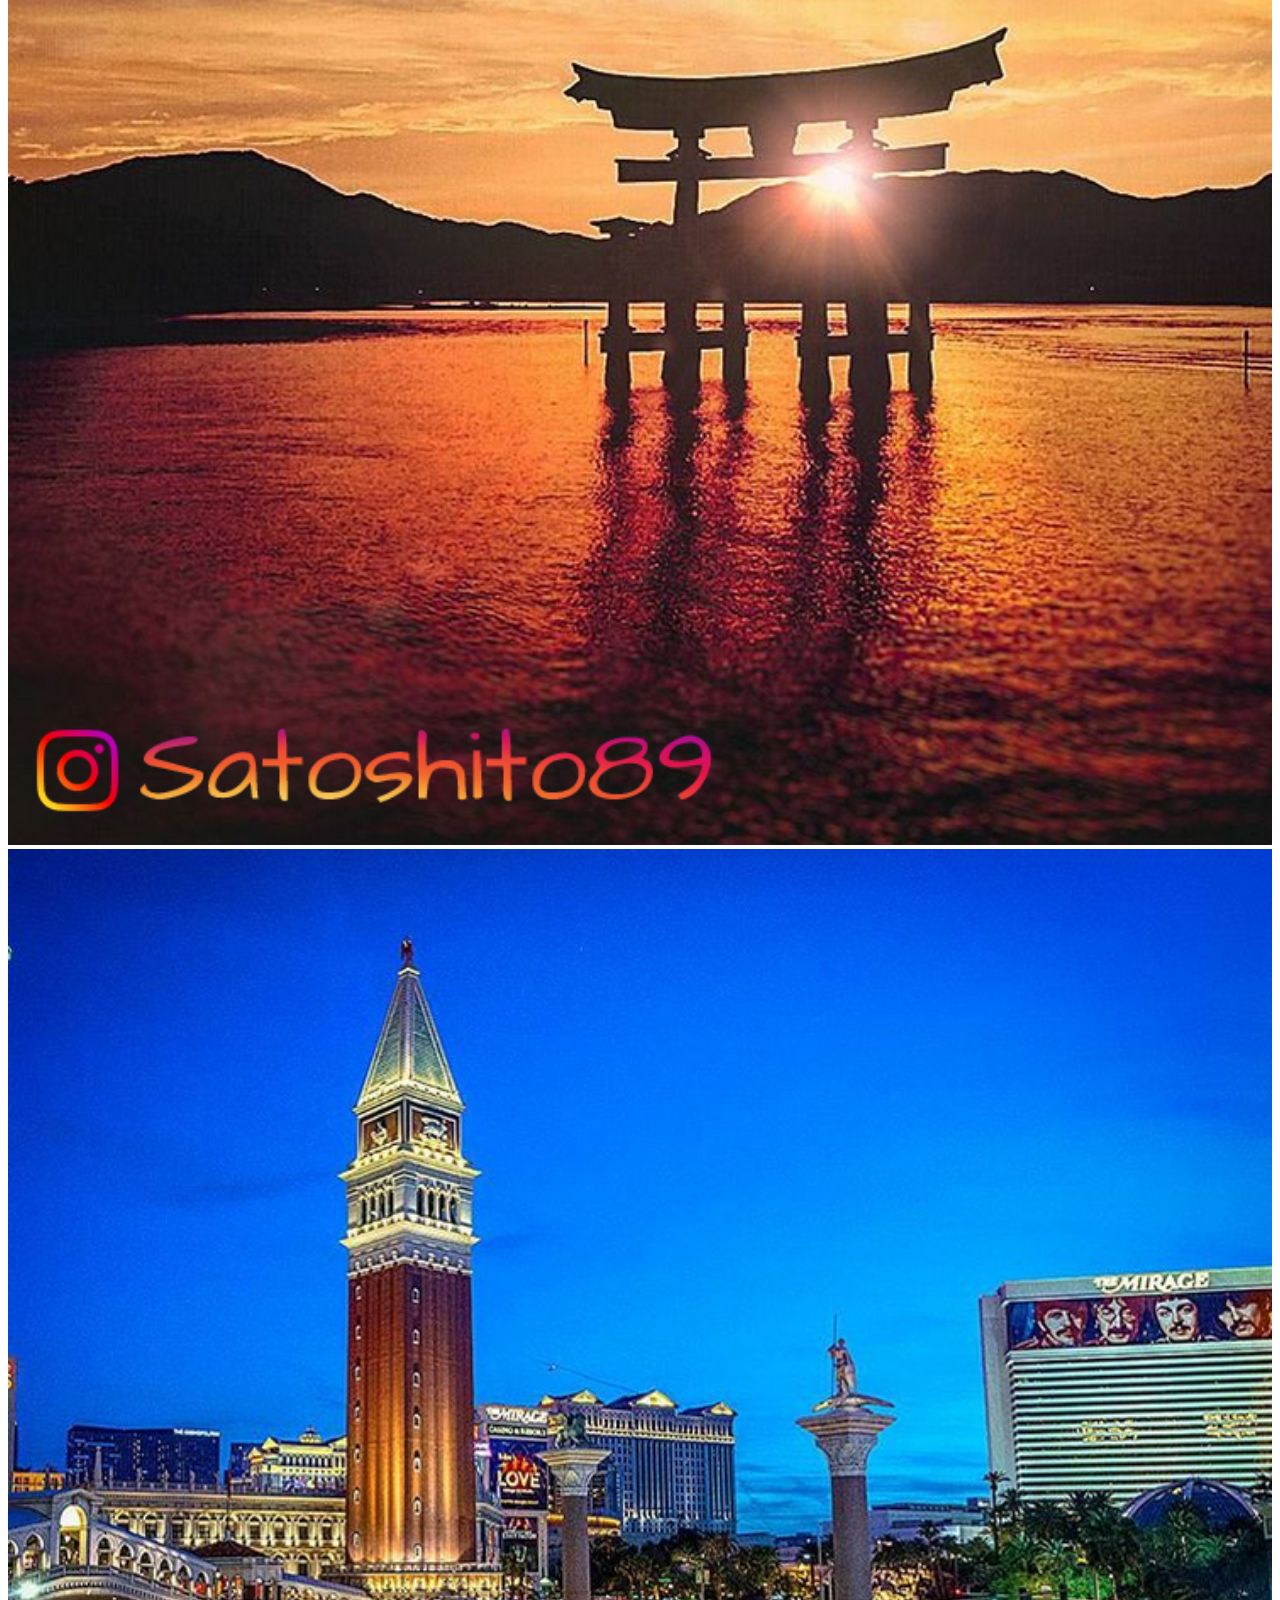
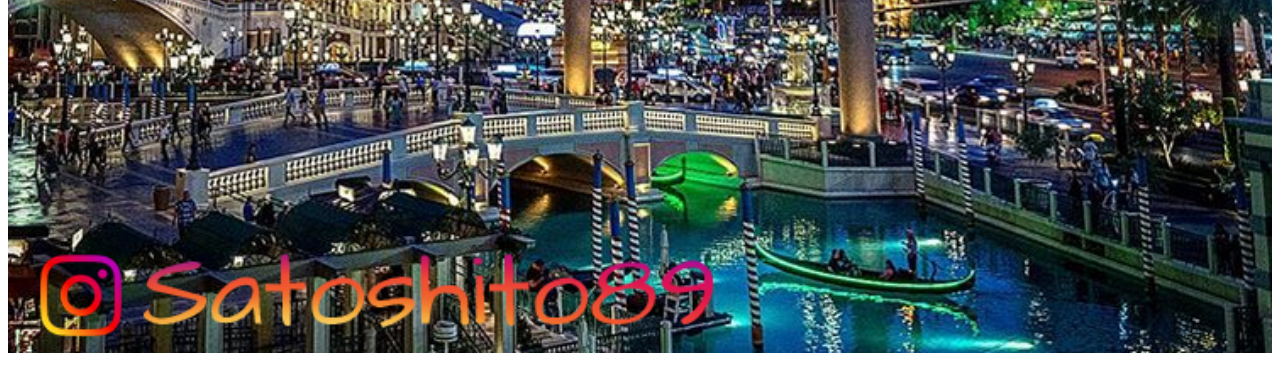
<file: Ejercicios-CSS/ej_instagram_Bootstrap.html>
<!DOCTYPE html>
<html lang="en">
<head>
    <meta charset="UTF-8">
    <title>Instagram</title>
    <link href="https://cdn.jsdelivr.net/npm/bootstrap@5.2.0-beta1/dist/css/bootstrap.min.css" rel="stylesheet"
          integrity="sha384-0evHe/X+R7YkIZDRvuzKMRqM+OrBnVFBL6DOitfPri4tjfHxaWutUpFmBp4vmVor" crossorigin="anonymous">
    <script src="https://cdn.jsdelivr.net/npm/bootstrap@5.2.0-beta1/dist/js/bootstrap.bundle.min.js"
            integrity="sha384-pprn3073KE6tl6bjs2QrFaJGz5/SUsLqktiwsUTF55Jfv3qYSDhgCecCxMW52nD2"
            crossorigin="anonymous"></script>
    <style>
        img{
            width: 100%;
        }
    </style>
</head>
<body>
<div class="container-fluid">
    <div class="row">
        <div class="col-md-4 col-sm-12">
            <img src="imagenes/satoshito89_01.png">
        </div>
        <div class="col-md-4 col-sm-12">
            <img src="imagenes/satoshito89_02.png">
        </div>
        <div class="col-md-4 col-sm-12">
            <img src="imagenes/satoshito89_03.png">
        </div>
    </div>

    <div class="row">
        <div class="col-md-4 col-sm-12">
            <img src="imagenes/satoshito89_04.png">
        </div>
        <div class="col-md-4 col-sm-12">
            <img src="imagenes/satoshito89_05.png">
        </div>
        <div class="col-md-4 col-sm-12">
            <img src="imagenes/satoshito89_06.png">
        </div>
    </div>

    <div class="row">
        <div class="col-md-4 col-sm-12">
            <img src="imagenes/satoshito89_07.png">
        </div>
        <div class="col-md-4 col-sm-12">
            <img src="imagenes/satoshito89_08.png">
        </div>
        <div class="col-md-4 col-sm-12">
            <img src="imagenes/satoshito89_09.png">
        </div>
    </div>
</div>
</body>
</html>
</file>
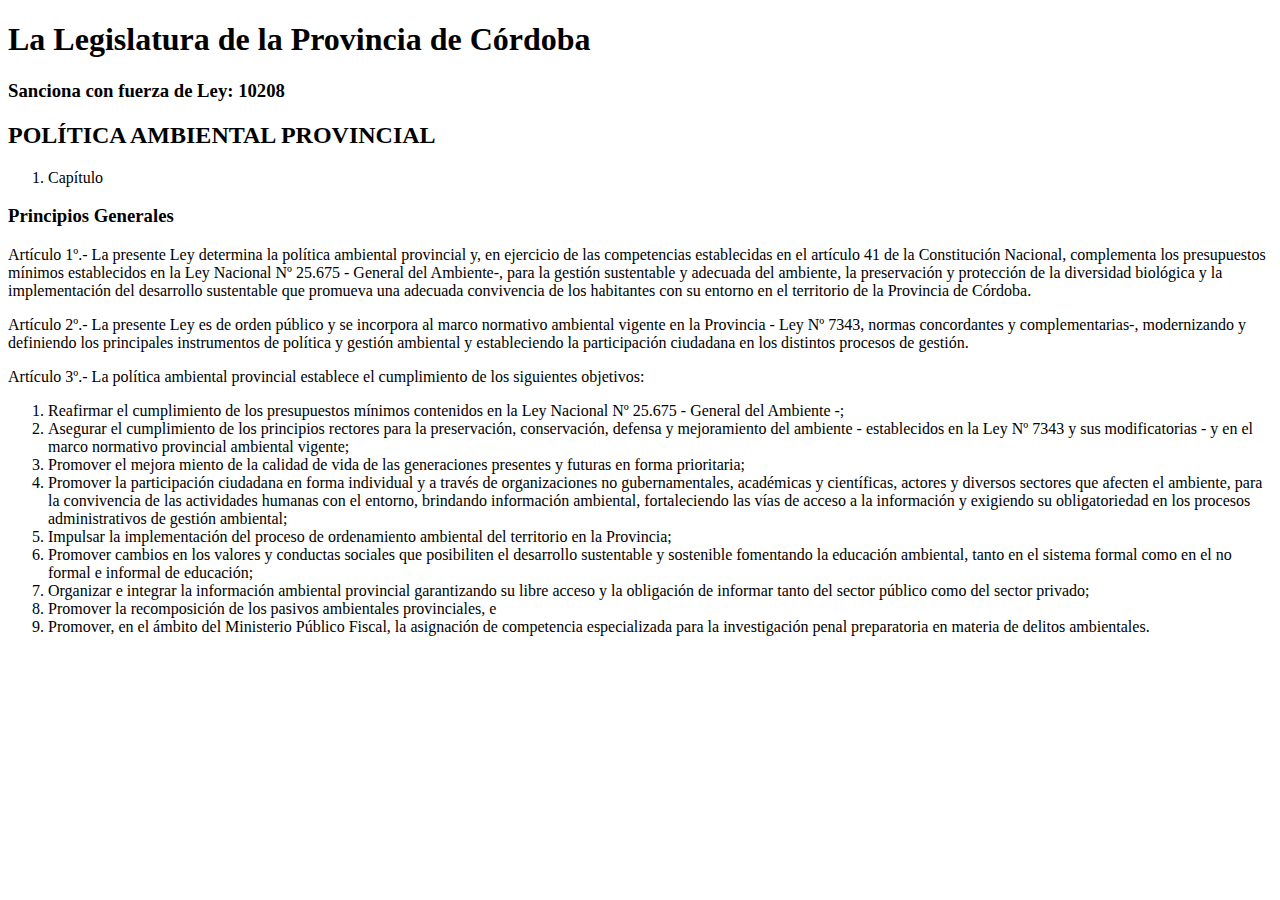
<file: Ejercicios-CSS/ej_leyes.html>
<!DOCTYPE html>
<html lang="en">
<head>
    <meta charset="UTF-8">
    <title>Ley 10.208 - Política Ambiental Provincial</title>
</head>
<body>
<h1>La Legislatura de la Provincia de Córdoba</h1>
<h3>Sanciona con fuerza de Ley: 10208</h3>
<h2>POLÍTICA AMBIENTAL PROVINCIAL</h2>

<ol class="titulo">
    <li>Capítulo</li>
</ol>

<h3>Principios Generales</h3>
<p><span>Artículo 1º.-</span> La  presente  Ley  determina  la  política  ambiental  provincial  y,  en
    ejercicio de las competencias establecidas en el artículo 41 de la
    Constitución  Nacional,  complementa  los  presupuestos  mínimos establecidos en la Ley Nacional Nº 25.675 -
    General del Ambiente-, para  la  gestión  sustentable  y  adecuada  del  ambiente, la  preservación  y
    protección  de  la  diversidad  biológica  y  la implementación  del  desarrollo  sustentable  que  promueva  una
    adecuada  convivencia  de  los  habitantes  con  su  entorno  en  el territorio de la Provincia de Córdoba.
</p>
<p>
    <span>Artículo 2º.-</span> La  presente  Ley  es  de  orden  público  y  se  incorpora  al  marco
    normativo  ambiental  vigente  en  la  Provincia - Ley  Nº 7343, normas   concordantes   y   complementarias-,
    modernizando   y definiendo  los  principales  instrumentos  de  política  y  gestión
    ambiental  y  estableciendo  la  participación  ciudadana en  los distintos procesos de gestión.
</p>
<p>
    <span>Artículo 3º.-</span> La política ambiental provincial establece el cumplimiento de los
    siguientes objetivos:
<ol class="subitems">
    <li>Reafirmar   el   cumplimiento   de   los   presupuestos   mínimos contenidos   en   la   Ley   Nacional   Nº 25.675
        - General   del Ambiente -;</li>
    <li>
        Asegurar  el  cumplimiento  de  los  principios  rectores  para  la preservación,   conservación,   defensa   y
        mejoramiento   del ambiente - establecidos en la Ley Nº 7343 y sus modificatorias -
        y en el marco normativo provincial ambiental vigente;
    </li>
    <li>
        Promover  el  mejora miento  de  la  calidad  de  vida  de  las generaciones presentes y futuras en forma prioritaria;
    </li>
    <li>
        Promover la participación ciudadana en forma individual y a través  de  organizaciones  no  gubernamentales,
        académicas  y científicas,   actores   y   diversos   sectores   que   afecten   el ambiente, para la convivencia
        de las actividades humanas con el  entorno,  brindando  información  ambiental,  fortaleciendo las vías de acceso
        a la información y exigiendo su obligatoriedad  en  los  procesos  administrativos  de  gestión ambiental;
    </li>
    <li>
        Impulsar  la  implementación  del  proceso  de  ordenamiento ambiental del territorio en la Provincia;
    </li>
    <li>
        Promover  cambios  en  los  valores  y  conductas  sociales  que
        posibiliten el desarrollo sustentable y sostenible fomentando la
        educación ambiental, tanto en el sistema formal como en el no formal e informal de educación;
    </li>
    <li>
        Organizar  e  integrar  la  información  ambiental  provincial
        garantizando su libre acceso y la obligación de informar tanto del sector público como del sector privado;
    </li>
    <li>
        Promover   la   recomposición   de   los   pasivos   ambientales provinciales, e
    </li>
    <li>
        Promover, en  el  ámbito  del  Ministerio  Público  Fiscal, la asignación de competencia especializada
        para la investigación   penal   preparatoria   en   materia   de   delitos ambientales.
    </li>
</ol>
</p>
</body>
</html>
</file>
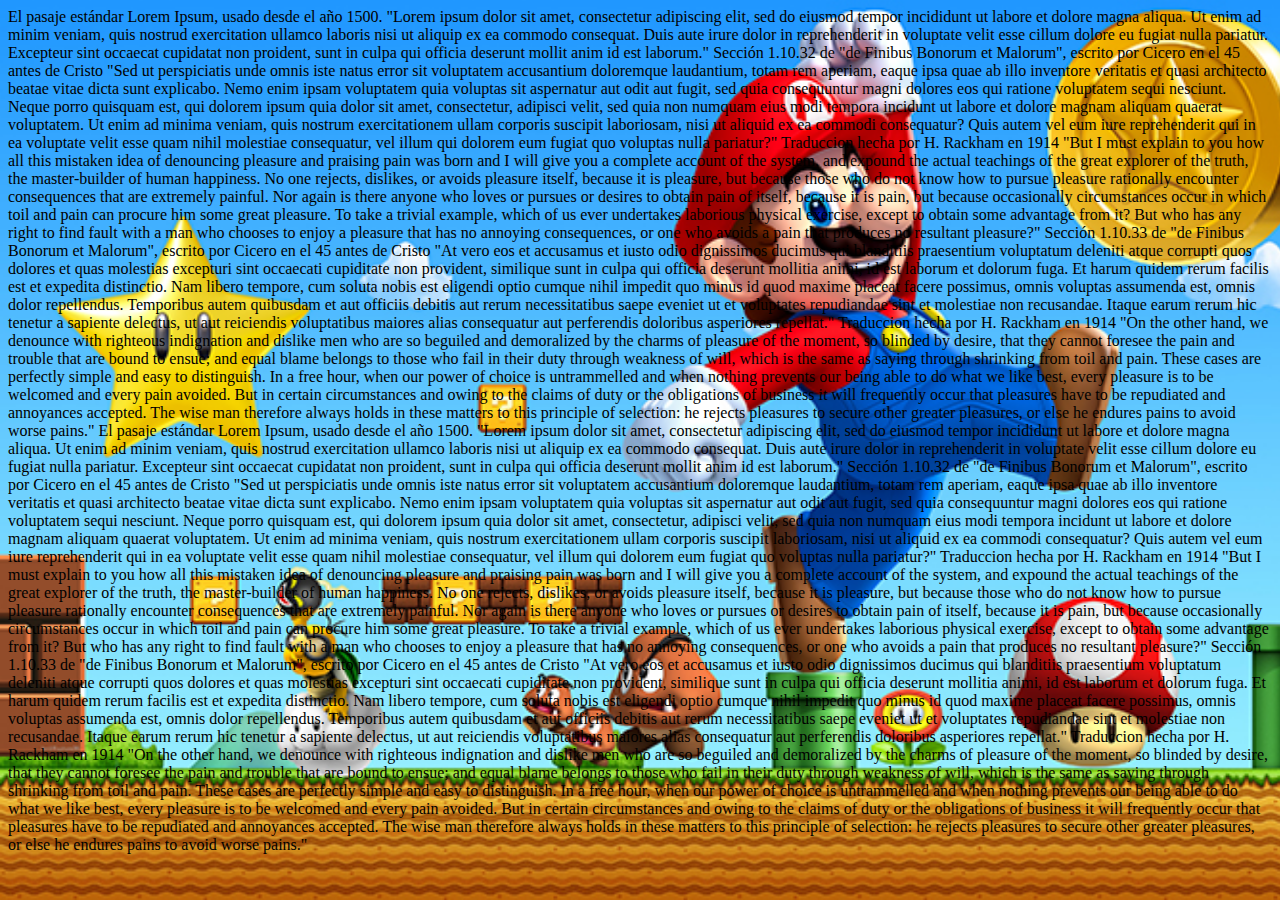
<file: Ejercicios-CSS/fondos.html>
<html>
<head>
    <title>Fondos</title>
    <style>
        body{
            background-image: url("imagenes/fondo_mario.jpg");
            background-color: #3b788c;
            background-repeat: no-repeat;
            background-size: cover;
            background-attachment: scroll;
        }
    </style>
</head>
<body>
El pasaje estándar Lorem Ipsum, usado desde el año 1500.
"Lorem ipsum dolor sit amet, consectetur adipiscing elit, sed do eiusmod tempor incididunt ut labore et dolore magna aliqua. Ut enim ad minim veniam, quis nostrud exercitation ullamco laboris nisi ut aliquip ex ea commodo consequat. Duis aute irure dolor in reprehenderit in voluptate velit esse cillum dolore eu fugiat nulla pariatur. Excepteur sint occaecat cupidatat non proident, sunt in culpa qui officia deserunt mollit anim id est laborum."

Sección 1.10.32 de "de Finibus Bonorum et Malorum", escrito por Cicero en el 45 antes de Cristo
"Sed ut perspiciatis unde omnis iste natus error sit voluptatem accusantium doloremque laudantium, totam rem aperiam, eaque ipsa quae ab illo inventore veritatis et quasi architecto beatae vitae dicta sunt explicabo. Nemo enim ipsam voluptatem quia voluptas sit aspernatur aut odit aut fugit, sed quia consequuntur magni dolores eos qui ratione voluptatem sequi nesciunt. Neque porro quisquam est, qui dolorem ipsum quia dolor sit amet, consectetur, adipisci velit, sed quia non numquam eius modi tempora incidunt ut labore et dolore magnam aliquam quaerat voluptatem. Ut enim ad minima veniam, quis nostrum exercitationem ullam corporis suscipit laboriosam, nisi ut aliquid ex ea commodi consequatur? Quis autem vel eum iure reprehenderit qui in ea voluptate velit esse quam nihil molestiae consequatur, vel illum qui dolorem eum fugiat quo voluptas nulla pariatur?"

Traduccion hecha por H. Rackham en 1914
"But I must explain to you how all this mistaken idea of denouncing pleasure and praising pain was born and I will give you a complete account of the system, and expound the actual teachings of the great explorer of the truth, the master-builder of human happiness. No one rejects, dislikes, or avoids pleasure itself, because it is pleasure, but because those who do not know how to pursue pleasure rationally encounter consequences that are extremely painful. Nor again is there anyone who loves or pursues or desires to obtain pain of itself, because it is pain, but because occasionally circumstances occur in which toil and pain can procure him some great pleasure. To take a trivial example, which of us ever undertakes laborious physical exercise, except to obtain some advantage from it? But who has any right to find fault with a man who chooses to enjoy a pleasure that has no annoying consequences, or one who avoids a pain that produces no resultant pleasure?"

Sección 1.10.33 de "de Finibus Bonorum et Malorum", escrito por Cicero en el 45 antes de Cristo
"At vero eos et accusamus et iusto odio dignissimos ducimus qui blanditiis praesentium voluptatum deleniti atque corrupti quos dolores et quas molestias excepturi sint occaecati cupiditate non provident, similique sunt in culpa qui officia deserunt mollitia animi, id est laborum et dolorum fuga. Et harum quidem rerum facilis est et expedita distinctio. Nam libero tempore, cum soluta nobis est eligendi optio cumque nihil impedit quo minus id quod maxime placeat facere possimus, omnis voluptas assumenda est, omnis dolor repellendus. Temporibus autem quibusdam et aut officiis debitis aut rerum necessitatibus saepe eveniet ut et voluptates repudiandae sint et molestiae non recusandae. Itaque earum rerum hic tenetur a sapiente delectus, ut aut reiciendis voluptatibus maiores alias consequatur aut perferendis doloribus asperiores repellat."

Traduccion hecha por H. Rackham en 1914
"On the other hand, we denounce with righteous indignation and dislike men who are so beguiled and demoralized by the charms of pleasure of the moment, so blinded by desire, that they cannot foresee the pain and trouble that are bound to ensue; and equal blame belongs to those who fail in their duty through weakness of will, which is the same as saying through shrinking from toil and pain. These cases are perfectly simple and easy to distinguish. In a free hour, when our power of choice is untrammelled and when nothing prevents our being able to do what we like best, every pleasure is to be welcomed and every pain avoided. But in certain circumstances and owing to the claims of duty or the obligations of business it will frequently occur that pleasures have to be repudiated and annoyances accepted. The wise man therefore always holds in these matters to this principle of selection: he rejects pleasures to secure other greater pleasures, or else he endures pains to avoid worse pains."
El pasaje estándar Lorem Ipsum, usado desde el año 1500.
"Lorem ipsum dolor sit amet, consectetur adipiscing elit, sed do eiusmod tempor incididunt ut labore et dolore magna aliqua. Ut enim ad minim veniam, quis nostrud exercitation ullamco laboris nisi ut aliquip ex ea commodo consequat. Duis aute irure dolor in reprehenderit in voluptate velit esse cillum dolore eu fugiat nulla pariatur. Excepteur sint occaecat cupidatat non proident, sunt in culpa qui officia deserunt mollit anim id est laborum."

Sección 1.10.32 de "de Finibus Bonorum et Malorum", escrito por Cicero en el 45 antes de Cristo
"Sed ut perspiciatis unde omnis iste natus error sit voluptatem accusantium doloremque laudantium, totam rem aperiam, eaque ipsa quae ab illo inventore veritatis et quasi architecto beatae vitae dicta sunt explicabo. Nemo enim ipsam voluptatem quia voluptas sit aspernatur aut odit aut fugit, sed quia consequuntur magni dolores eos qui ratione voluptatem sequi nesciunt. Neque porro quisquam est, qui dolorem ipsum quia dolor sit amet, consectetur, adipisci velit, sed quia non numquam eius modi tempora incidunt ut labore et dolore magnam aliquam quaerat voluptatem. Ut enim ad minima veniam, quis nostrum exercitationem ullam corporis suscipit laboriosam, nisi ut aliquid ex ea commodi consequatur? Quis autem vel eum iure reprehenderit qui in ea voluptate velit esse quam nihil molestiae consequatur, vel illum qui dolorem eum fugiat quo voluptas nulla pariatur?"

Traduccion hecha por H. Rackham en 1914
"But I must explain to you how all this mistaken idea of denouncing pleasure and praising pain was born and I will give you a complete account of the system, and expound the actual teachings of the great explorer of the truth, the master-builder of human happiness. No one rejects, dislikes, or avoids pleasure itself, because it is pleasure, but because those who do not know how to pursue pleasure rationally encounter consequences that are extremely painful. Nor again is there anyone who loves or pursues or desires to obtain pain of itself, because it is pain, but because occasionally circumstances occur in which toil and pain can procure him some great pleasure. To take a trivial example, which of us ever undertakes laborious physical exercise, except to obtain some advantage from it? But who has any right to find fault with a man who chooses to enjoy a pleasure that has no annoying consequences, or one who avoids a pain that produces no resultant pleasure?"

Sección 1.10.33 de "de Finibus Bonorum et Malorum", escrito por Cicero en el 45 antes de Cristo
"At vero eos et accusamus et iusto odio dignissimos ducimus qui blanditiis praesentium voluptatum deleniti atque corrupti quos dolores et quas molestias excepturi sint occaecati cupiditate non provident, similique sunt in culpa qui officia deserunt mollitia animi, id est laborum et dolorum fuga. Et harum quidem rerum facilis est et expedita distinctio. Nam libero tempore, cum soluta nobis est eligendi optio cumque nihil impedit quo minus id quod maxime placeat facere possimus, omnis voluptas assumenda est, omnis dolor repellendus. Temporibus autem quibusdam et aut officiis debitis aut rerum necessitatibus saepe eveniet ut et voluptates repudiandae sint et molestiae non recusandae. Itaque earum rerum hic tenetur a sapiente delectus, ut aut reiciendis voluptatibus maiores alias consequatur aut perferendis doloribus asperiores repellat."

Traduccion hecha por H. Rackham en 1914
"On the other hand, we denounce with righteous indignation and dislike men who are so beguiled and demoralized by the charms of pleasure of the moment, so blinded by desire, that they cannot foresee the pain and trouble that are bound to ensue; and equal blame belongs to those who fail in their duty through weakness of will, which is the same as saying through shrinking from toil and pain. These cases are perfectly simple and easy to distinguish. In a free hour, when our power of choice is untrammelled and when nothing prevents our being able to do what we like best, every pleasure is to be welcomed and every pain avoided. But in certain circumstances and owing to the claims of duty or the obligations of business it will frequently occur that pleasures have to be repudiated and annoyances accepted. The wise man therefore always holds in these matters to this principle of selection: he rejects pleasures to secure other greater pleasures, or else he endures pains to avoid worse pains."
</body>
</html>
</file>
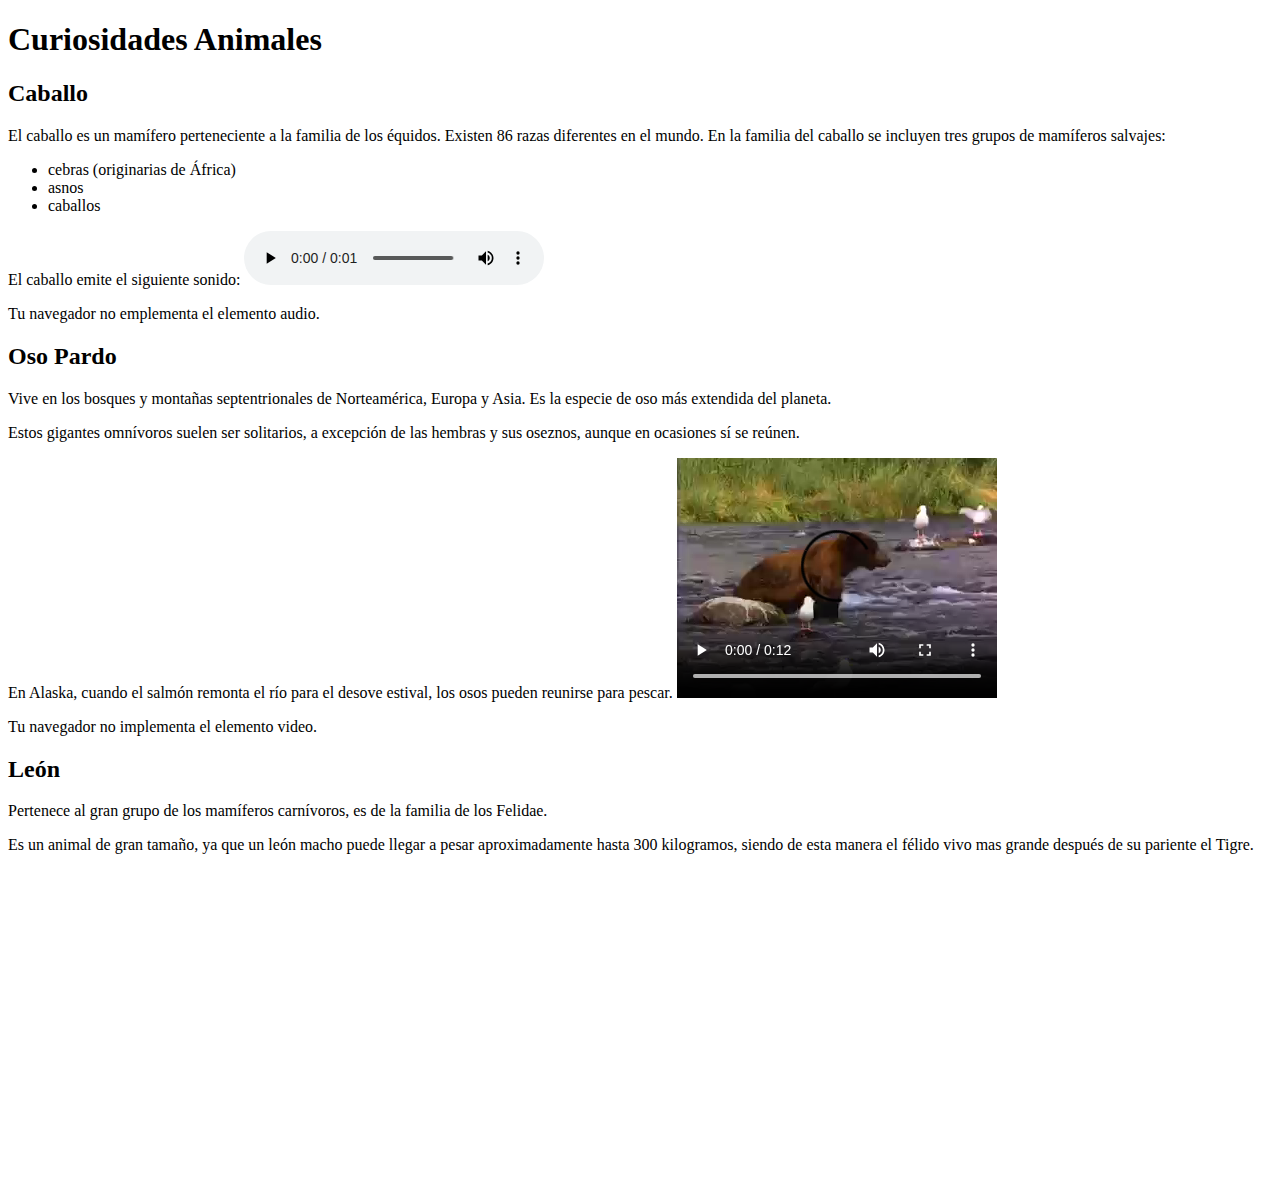
<file: Ejercicios-HTML/ej_animales.html>
<!DOCTYPE html>
<html lang="en">
<head>
    <meta charset="UTF-8">
    <title>Animales</title>
</head>
<body>
<header><h1>Curiosidades Animales</h1></header>
<div>
    <h2>Caballo</h2>
    <p>El caballo es un mamífero perteneciente a la familia de los équidos. Existen 86 razas diferentes en el mundo.
        En la familia del caballo se incluyen tres grupos de mamíferos salvajes:
    <ul>
        <li>cebras (originarias de África)</li>
        <li>asnos </li>
        <li>caballos </li>
    </ul>
    </p>
    <p>
        El caballo emite el siguiente sonido:
        <audio src="resources/horse.ogg" controls><p>
    Tu navegador no emplementa el elemento audio.
</p></audio>
    </p>
</div>

<div>
    <h2>Oso Pardo</h2>
    <p>
        Vive en los bosques y montañas septentrionales de Norteamérica, Europa y Asia.
        Es la especie de oso más extendida del planeta.
    </p>
    <p>
        Estos gigantes omnívoros suelen ser solitarios, a excepción de las hembras y sus oseznos,
        aunque en ocasiones sí se reúnen.
    </p>
    <p>
        En Alaska, cuando el salmón remonta el río para el desove estival, los osos pueden reunirse para pescar.
        <video src="resources/movie.mp4" controls>
            <p>Tu navegador no implementa el elemento video.</p>
        </video>
    </p>
</div>
<div>
    <h2>León</h2>
    <p>
        Pertenece al gran grupo de los mamíferos carnívoros, es de la familia de los Felidae.
    </p>
    <p>
        Es un animal de gran tamaño, ya que un león macho puede llegar a pesar aproximadamente hasta 300 kilogramos,
        siendo de esta manera el félido vivo mas grande después de su pariente el Tigre.
    </p>
    <iframe width="560" height="315" src="https://www.youtube.com/embed/pjaozqqkuo0?si=Lw_4Ha7Ic_264oYX" title="YouTube video player" frameborder="0" allow="accelerometer; autoplay; clipboard-write; encrypted-media; gyroscope; picture-in-picture; web-share" referrerpolicy="strict-origin-when-cross-origin" allowfullscreen></iframe>
</div>
</body>
</html>
</file>
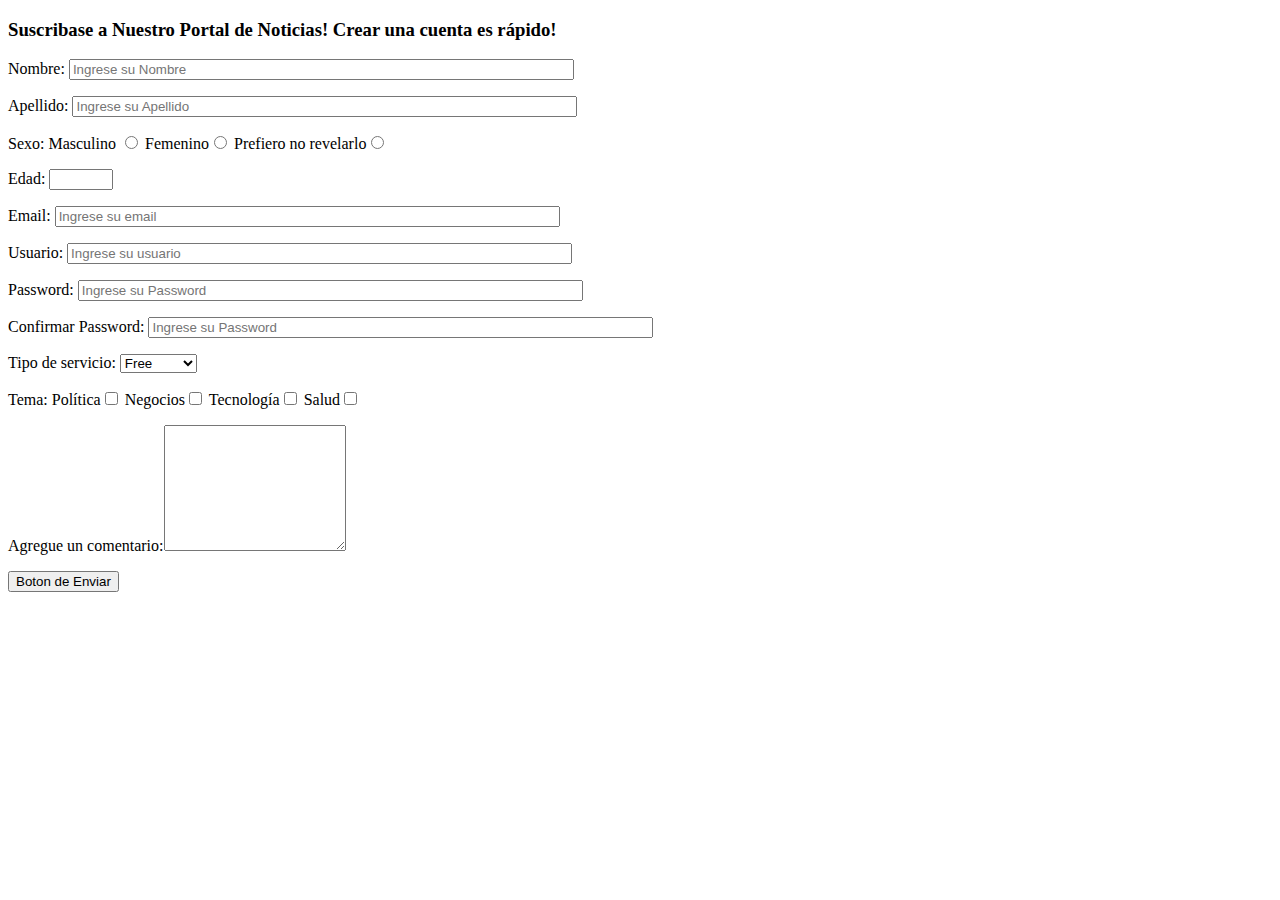
<file: Ejercicios-HTML/ej_formulario.html>
<!DOCTYPE html>
<html lang="en">
<head>
    <meta charset="UTF-8">
    <title>Ejercicio Formulario</title>
    <style>
        form {
            display: block;
            margin-top: 0em;
        }
    </style>
</head>
<body>

<!--Cree un Formulario con los campos que se proponen a continuacion-->
<!--Agregue el atributo legend-->

<!--Si tienes dudas de como hacer un formulario, puedes consultar:
    https://www.w3schools.com/html/tryit.asp?filename=tryhtml_elem_output-->



<h3>Suscribase a Nuestro Portal de Noticias! Crear una cuenta es rápido!</h3>
<form>
    <p>
        <label for="nombre">Nombre: </label><input type="text" name="nombre" id="nombre" placeholder="Ingrese su Nombre" size="60" maxlength="40">
    </p>
    <p>
        <label for="apellido">Apellido: </label><input type="text" name="apellido" id="apellido" placeholder="Ingrese su Apellido"size="60" maxlength="40">
    </p>
    <p>
        Sexo:
        <label for="masculino">Masculino </label><input type="radio" name="genero" id="masculino" value="masculino">
        <label for="femenino">Femenino</label><input type="radio" name="genero" id="femenino" value="femenino">
        <label for="noRev">Prefiero no revelarlo</label><input type="radio" name="genero" id="noRev" value="noRev">
    </p>
    <p>
        <label for="edad">Edad: </label><input type="number" name="edad" id="edad" min="0" max="100" maxlength="3"size="3" maxlength="4">
    </p>
    <p>
        <label for="email">Email: </label><input type="email" name="email" id="email" placeholder="Ingrese su email"size="60" maxlength="40">
    </p>
    <p>
        <label for="usuario">Usuario: </label><input type="text" name="usuario" id="usuario" placeholder="Ingrese su usuario"size="60" maxlength="40">
    </p>
    <p>
        <label for="password">Password: </label><input type="password" name="password" id="password" placeholder="Ingrese su Password"size="60" maxlength="40">
    </p>
    <p>
        <label for="confirmarPassword">Confirmar Password: </label><input type="password" name="confirmarPassword" id="confirmarPassword" placeholder="Ingrese su Password" size="60" maxlength="40">
    </p>
    <p>
        <label for="tipoServicio">Tipo de servicio: </label><select name="tipoServicio" id="tipoServicio">
        <option value="free">Free</option>
        <option value="standard">Standard</option>
        <option value="premiun">Premium</option>
    </select>
    </p>
    <p>
        Tema:
        <label for="politica">Política</label><input type="checkbox" name="politica" id="politica">
        <label for="negocios">Negocios</label><input type="checkbox" name="negocios" id="negocios">
        <label for="tecnologia">Tecnología</label><input type="checkbox" name="tecnologia" id="tecnologia">
        <label for="salud">Salud</label><input type="checkbox" name="salud" id="salud">
    </p>
    <p>
        <label for="comentario">Agregue un comentario:</label><textarea name="comentario" id="comentario" rows="8"></textarea>
    </p>
    <p>
        <button type="button">
            Boton de Enviar
        </button>
    </p>
</form>
</body>
</html>
</file>
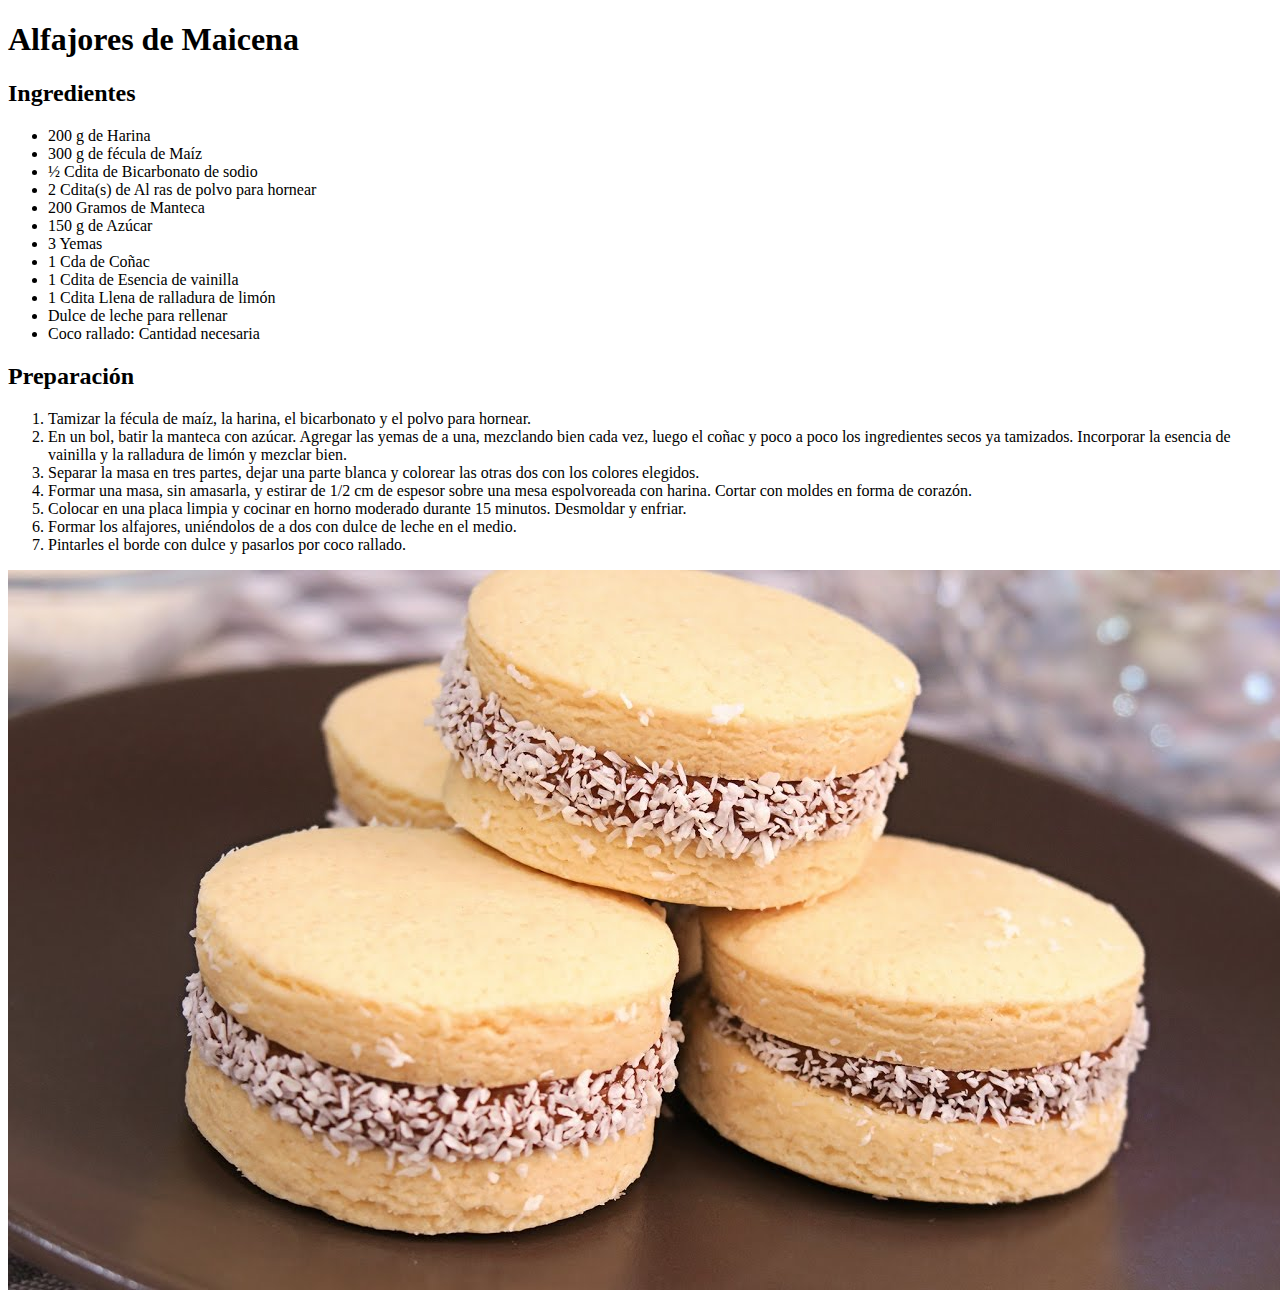
<file: Ejercicios-HTML/ej_listas.html>
<!DOCTYPE html>
<html lang="es">
<head>
    <meta charset="UTF-8">
    <title>Ejercicio Listas</title>
</head>
<body>
<!--Emplee listas No Ordenadas para los ingredientes y listas Ordenadas para los pasos-->
<!--Incluya la imagen de los alfajores de maicena bajo la receta. Agregue el atributo alt-->
<h1>Alfajores de Maicena</h1>

<h2>Ingredientes</h2>

<ul>
    <li>200 g de Harina</li>
    <li>300 g de fécula de Maíz</li>
    <li>½ Cdita de Bicarbonato de sodio</li>
    <li>2 Cdita(s) de Al ras de polvo para hornear</li>
    <li>200 Gramos de Manteca</li>
    <li>150 g de Azúcar</li>
    <li>3 Yemas</li>
    <li>1 Cda de Coñac</li>
    <li>1 Cdita de Esencia de vainilla</li>
    <li>1 Cdita Llena de ralladura de limón</li>
    <li>Dulce de leche para rellenar</li>
    <li>Coco rallado: Cantidad necesaria</li>
</ul>

<h2>Preparación</h2>

<ol>
    <li>Tamizar la fécula de maíz, la harina, el bicarbonato y el polvo para hornear.</li>
    <li>En un bol, batir la manteca con azúcar. Agregar las yemas de a una, mezclando bien cada vez, luego el coñac y poco a poco los ingredientes secos ya tamizados. Incorporar la esencia de vainilla y la ralladura de limón y mezclar bien.</li>
    <li>Separar la masa en tres partes, dejar una parte blanca y colorear las otras dos con los colores elegidos.</li>
    <li>Formar una masa, sin amasarla, y estirar de 1/2 cm de espesor sobre una mesa espolvoreada con harina. Cortar con moldes en forma de corazón.</li>
    <li>Colocar en una placa limpia y cocinar en horno moderado durante 15 minutos. Desmoldar y enfriar.</li>
    <li>Formar los alfajores, uniéndolos de a dos con dulce de leche en el medio.</li>
    <li>Pintarles el borde con dulce y pasarlos por coco rallado.</li>
</ol>
<img src="imagenes/foto_alfajores.jpg" alt="Imagen de Alfajores de Maicena">
</body>
</html>
</file>
<file: Ejercicios-CSS/estilos.css>
div{
    border: 2px solid #3d999b;
    margin: 10px 25px;
    padding: 15px;
    background-color: rgba(28, 28, 175, 0.2);
    border-radius: 15px;
    box-shadow: 2px 4px #88b5b7;
}

/*Estilo de la imágen*/
img{
    float: left;
    width: 135px;
    border-radius: 50%;
}

.cvPrincipal{
    text-align: center;
    font-family: "Open Sans", sans-serif;
    background: linear-gradient(to right, #7a8aac, #19ac67);
}

#nombrePersona{
    text-shadow: 3px -4px #88b5b7;
}
</file>
